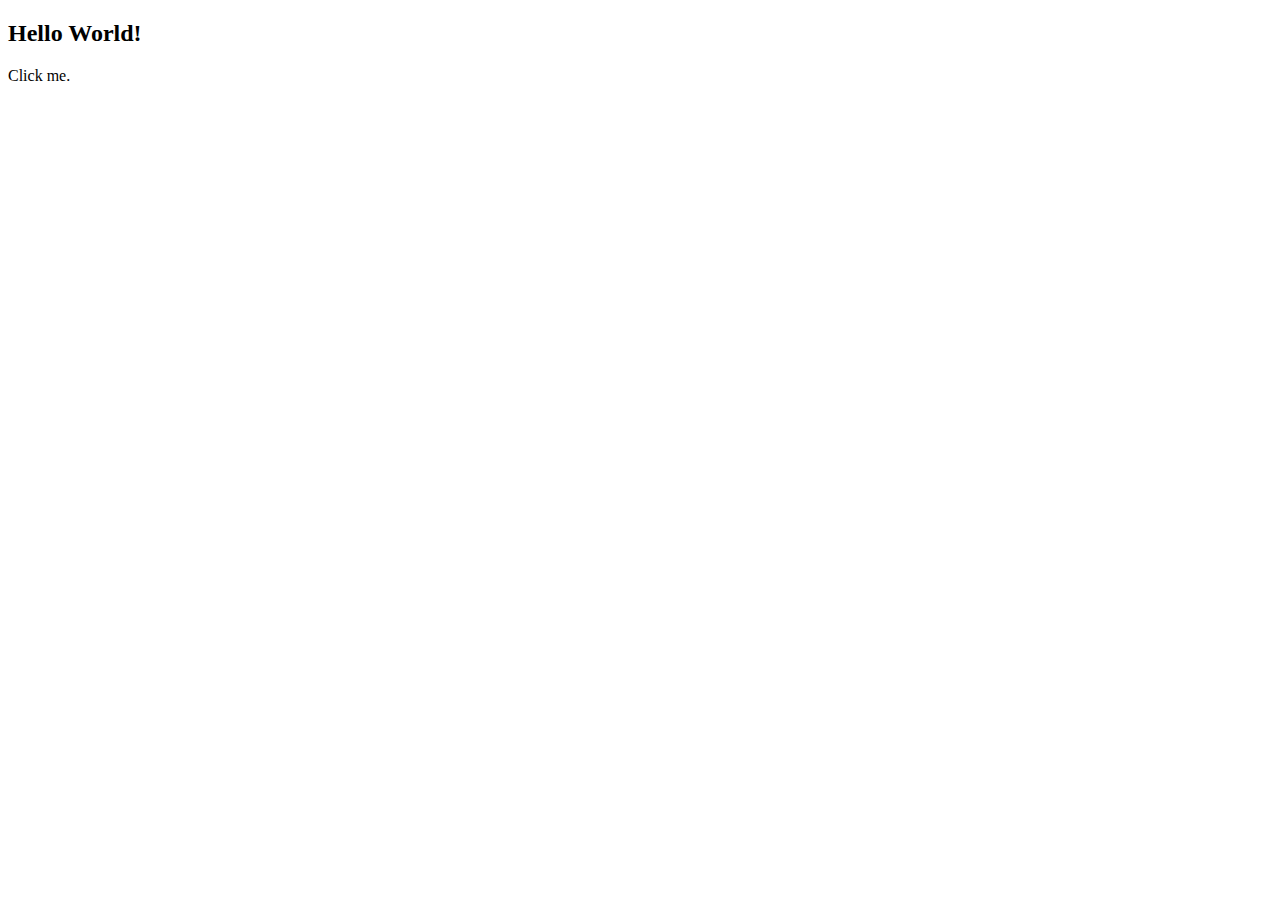
<file: index.html>
<!DOCTYPE html>
<html>
  <head>
<title>Rubric 4</title>
</head>
<body onload="myFunction()">
  
  <script>
  function myFunction() {
    alert("Page is loaded");
  }
  </script>
  
  
  <h2 id="hi">Hello World!</h2>

<script>
document.getElementById("hi").onmouseover = function() {mouseOver()};
document.getElementById("hi").onmouseout = function() {mouseOut()};

function mouseOver() {
  document.getElementById("hi").style.color = "red";
}

function mouseOut() {
  document.getElementById("hi").style.color = "black";
}
</script>
  
  

<p id="demo">Click me.</p>

<script>
  document.getElementById("demo").onclick = function() {newFunction()};
  
  function newFunction() {
    document.getElementById("demo").innerHTML = "YOU CLICKED ME!";
  }
  </script>

</body>
</html>
</file>
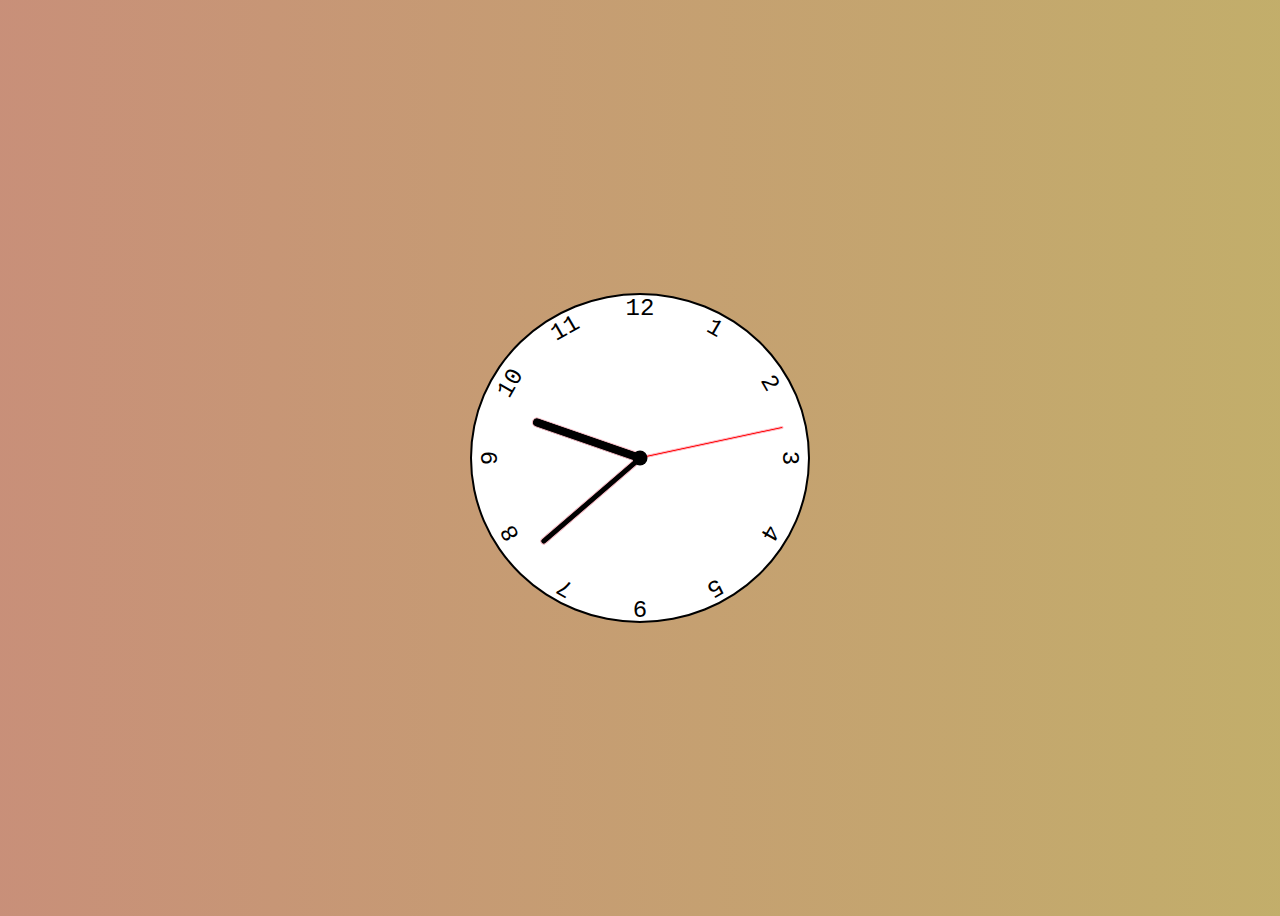
<file: analog/index.html>
<!DOCTYPE html>
<html lang="en">
<head>
<meta charset="UTF-8">
<meta name="viewport" content="width=device=width,
initial-scale=1.0">
<meta http-equiv="X-UA-Compatible" content="ie-edge">

<link href="style.css" rel="stylesheet">
<script defer src="script.js"></script>

<title>Analog Clock</title>
</head>

<body>

<div class="clock">

<div class="hour hand" data-hour-hand></div>
<div class="minute hand" data-minute-hand></div>
<div class="second hand" data-second-hand></div>

<div class="number number1">1</div>
<div class="number number2">2</div>
<div class="number number3">3</div>
<div class="number number4">4</div>
<div class="number number5">5</div>
<div class="number number6">9</div>
<div class="number number7">7</div>
<div class="number number8">8</div>
<div class="number number9">9</div>
<div class="number number10">10</div>
<div class="number number11">11</div>
<div class="number number12">12</div>


</div>
</body>
</html>
</file>
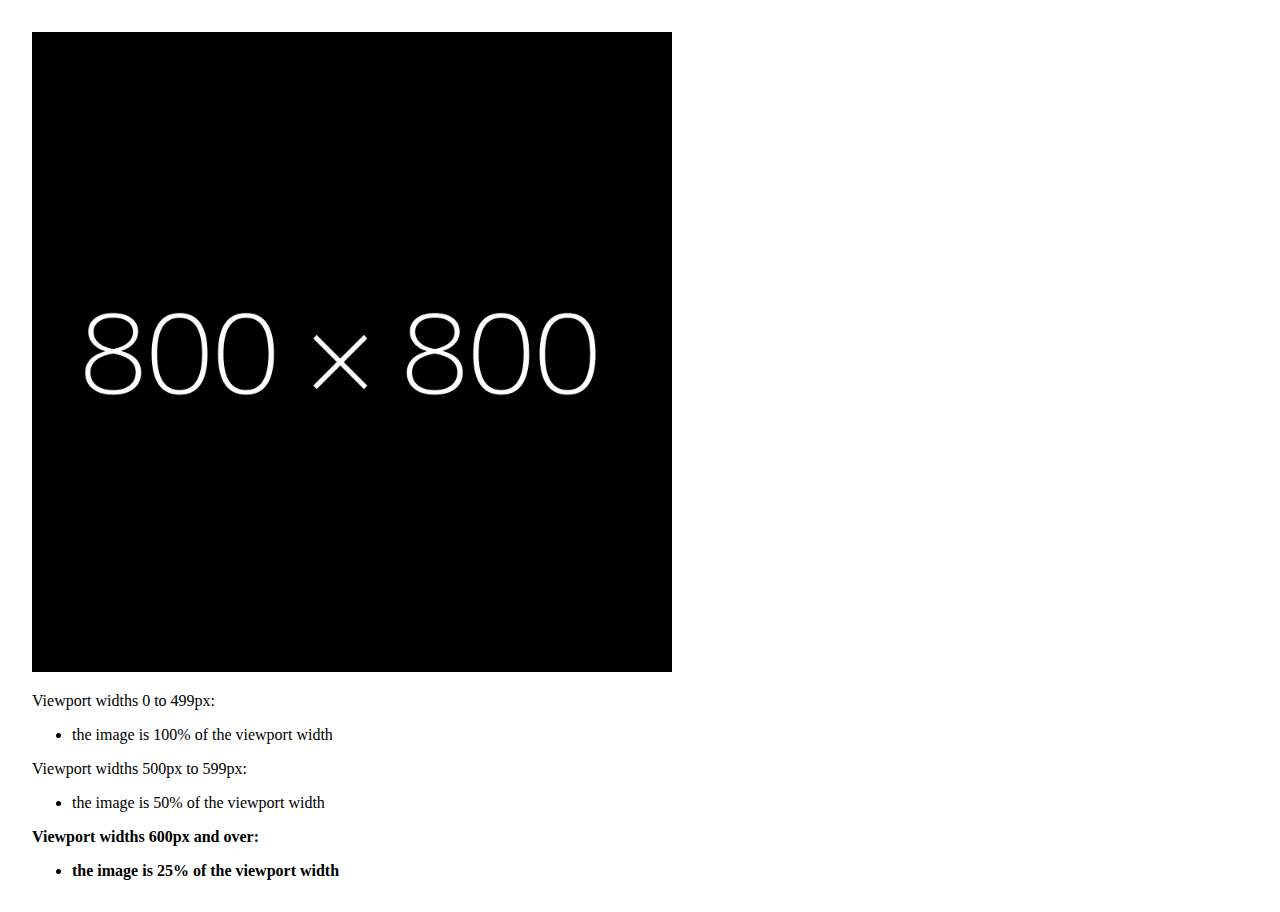
<file: Automated Responsive/index.html>
<!DOCTYPE html>
<html class="mdl-js"><head>
    <meta charset="utf-8">
    <meta http-equiv="X-UA-Compatible" content="IE=edge">
    <meta name="viewport" content="width=device-width, initial-scale=1">
    <style>
      body {
        margin: 2em;
      }
    </style>
    <title>Automated Responsive image markup</title>
    <style type="text/css">
      @media (max-width: 500px) {
        .vp-small {
          font-weight: bold;
        }
      }
      @media (min-width: 500px) and (max-width: 600px) {
        .vp-medium {
          font-weight: bold;
        }
      }
      @media (min-width: 600px) {
        .vp-large {
          font-weight: bold;
        }
      }
    </style>
  </head>
  <body role="main">
    <div class="add_margin">
    </div>

    <img src="400.png" sizes="(min-width: 600px) 25vw, (min-width: 500px) 50vw, 100vw" srcset="100.png 100w, 200.png 200w, 400.png 400w,
                 800.png 800w, 1600.png 1600w, 2000.png 2000w" alt="an example image">
  
    <div class="add_margin">
      <p class="vp-small">Viewport widths 0 to 499px:</p>
      <ul class="vp-small">
        <li>the image is 100% of the viewport width</li>
      </ul>
      <p class="vp-medium">Viewport widths 500px to 599px:</p>
      <ul class="vp-medium">
        <li>the image is 50% of the viewport width</li>
      </ul>
      <p class="vp-large">Viewport widths 600px and over:</p>
      <ul class="vp-large">
        <li>the image is 25% of the viewport width</li>
      </ul>
    </div>
    <script>
    (function(b,o,i,l,e,r){b.GoogleAnalyticsObject=l;b[l]||(b[l]=
    function(){(b[l].q=b[l].q||[]).push(arguments)});b[l].l=+new Date;
    e=o.createElement(i);r=o.getElementsByTagName(i)[0];
    e.src='//www.google-analytics.com/analytics.js';
    r.parentNode.insertBefore(e,r)}(window,document,'script','ga'));
    ga('create','UA-52746336-1');ga('send','pageview');
    var isCompleted = {};
    function sampleCompleted(sampleName){
      if (ga && !isCompleted.hasOwnProperty(sampleName)) {
        ga('send', 'event', 'WebCentralSample', sampleName, 'completed'); 
        isCompleted[sampleName] = true;
      }
    }
  </script>
  
  
  </body>
  </html>
</file>
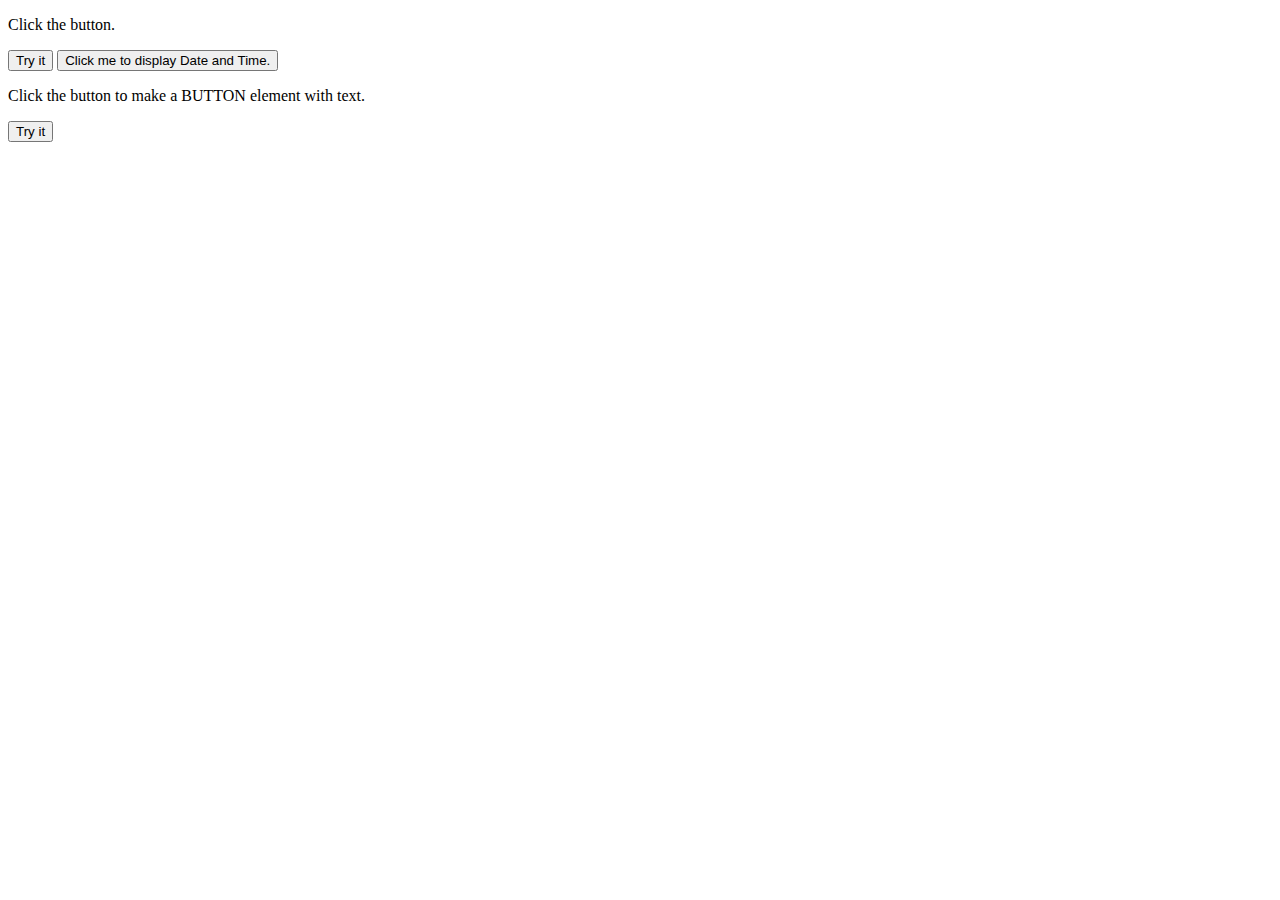
<file: dom 3/index.html>
<!DOCTYPE html>
<html>
<body>

<p>Click the button.</p>

<button onclick="myFunction1()">Try it</button>

<script>
function myFunction1() {
  var t = document.createTextNode("Hello <3");
  document.body.appendChild(t);
}
</script>

<button type="button"
onclick="document.getElementById('demo').innerHTML = Date()">
Click me to display Date and Time.</button>

<p id="demo"></p>


<p>Click the button to make a BUTTON element with text.</p>

<button onclick="myFunction()">Try it</button>

<script>
function myFunction() {
  var btn = document.createElement("BUTTON");
  btn.innerHTML = "CLICK ME";
  document.body.appendChild(btn);
}
</script>


</body>
</html>
</file>
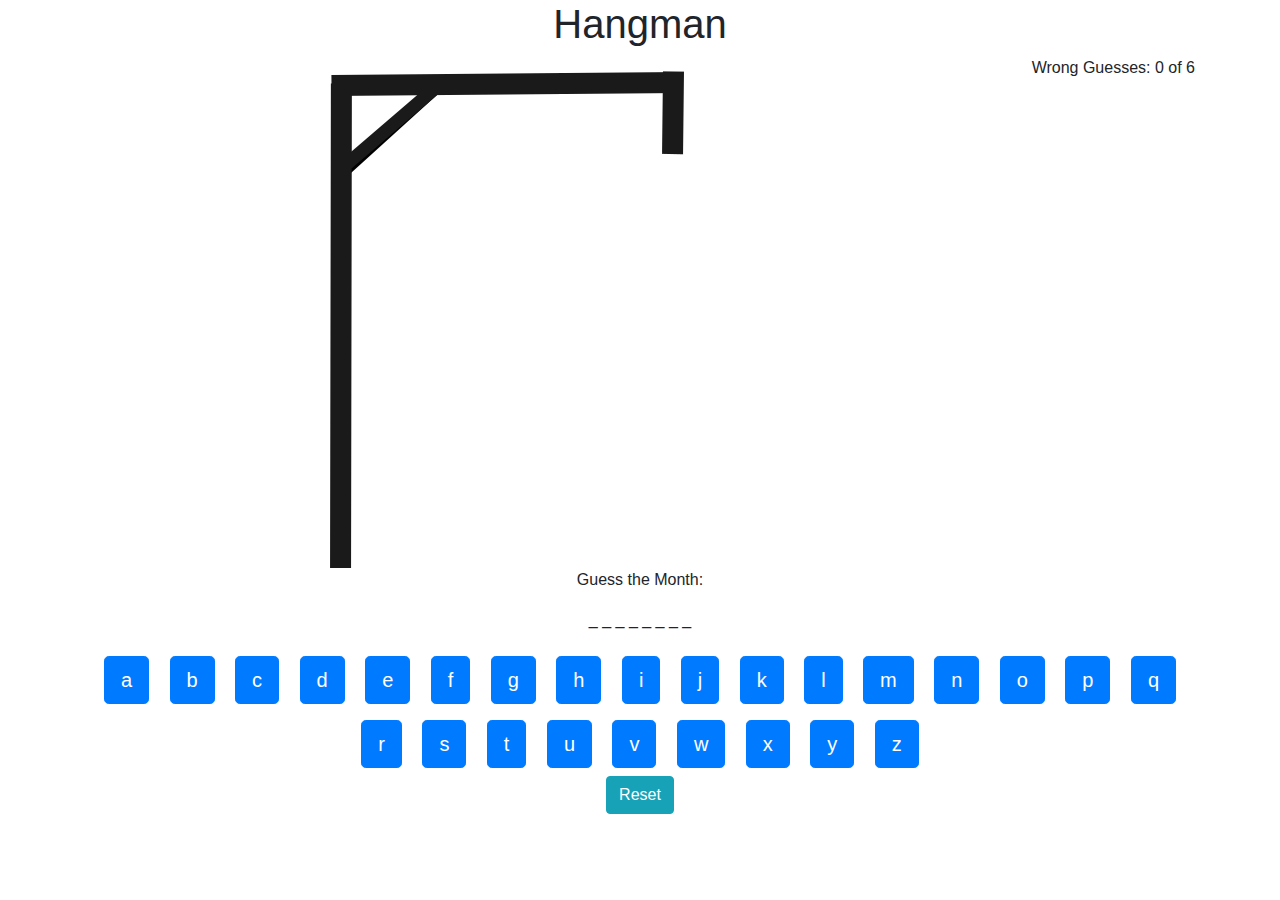
<file: hangman/index.html>
<!DOCTYPE html>
<html lang="en">
<head>
  <meta charset="UTF-8">
  <meta name="viewport" content="width=device-width, initial-scale=1.0">
  <meta http-equiv="X-UA-Compatible" content="ie=edge">

  <!-- Bootstrap 4 CDN -->
  <link rel="stylesheet" href="https://stackpath.bootstrapcdn.com/bootstrap/4.4.1/css/bootstrap.min.css">

  <title>Hangman</title>
</head>
<body>
<div class="container">
  <h1 class="text-center">Hangman</h1>
  <div class="float-right">Wrong Guesses: <span id='mistakes'>0</span> of <span id='maxWrong'></span></div>
  <div class="text-center">
    <img id='hangmanPic' src="./images/0.jpeg" alt="">
    <p>Guess the Month:</p>
    <p id="wordSpotlight">The word to be guessed goes here</p>
    <div id="keyboard"></div>
    <button class="btn btn-info" onClick="reset()">Reset</button>
  </div> 
</div>

<script src='./js/hangman.js'></script>
</body>
</html>
</file>
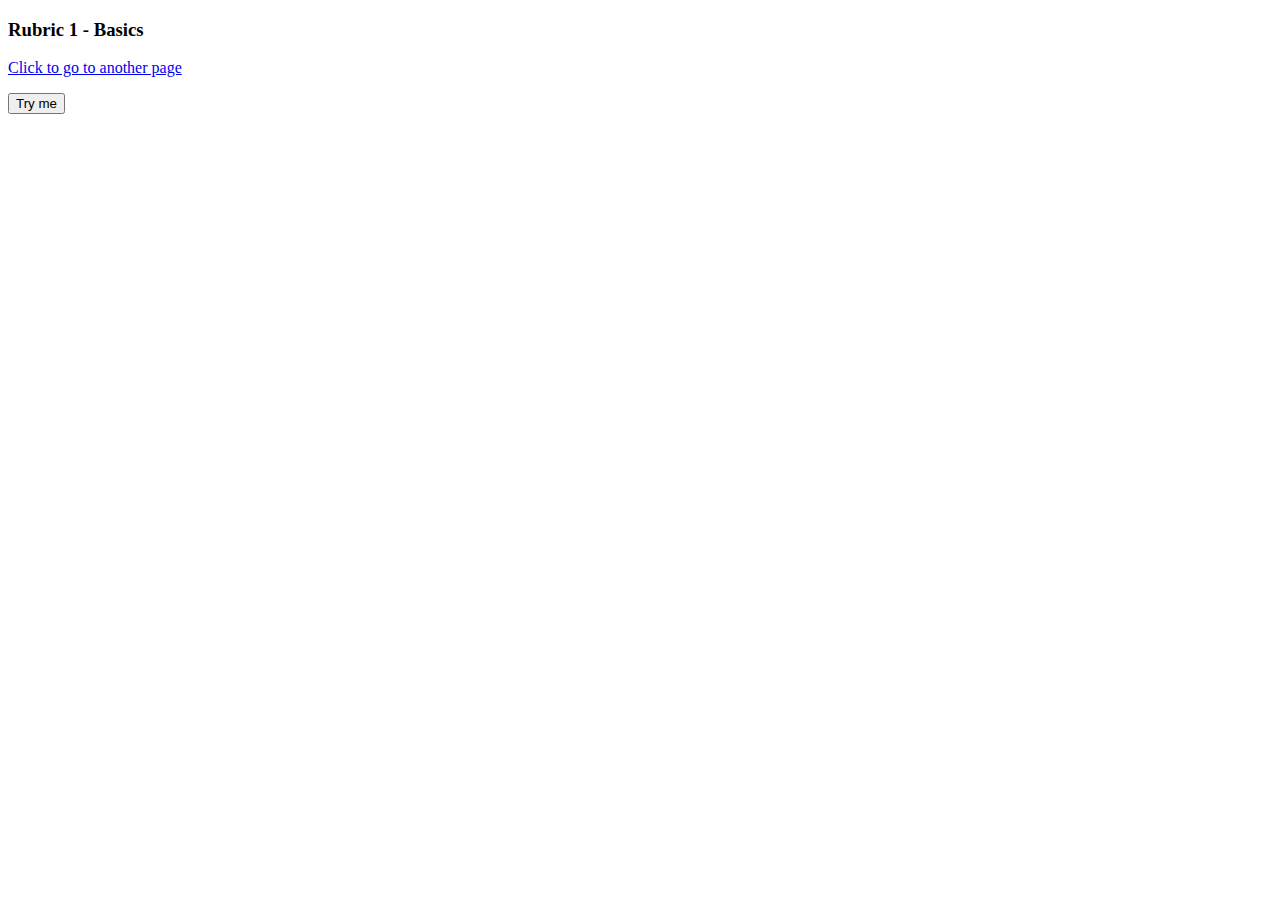
<file: rubric 1/index.html>
<!DOCTYPE html>
<html>
    <head>

    </head>
<body>

<h3>Rubric 1 - Basics</h3>
<a href="link.html"> <p>Click to go to another page</p></a>
<button onclick="myFunction()">Try me</button>

<p id="demo"></p>

<script>
    function myFunction() {
      let text;
      let person = prompt("Please enter your name:");
      if (person == null || person == "") {
        text = "User cancelled the prompt.";
      } else {
        text = "Hello " + person + "! How are you today?";
      }
      document.getElementById("demo").innerHTML = text;
    }
    </script>



</body>
</html>
</file>
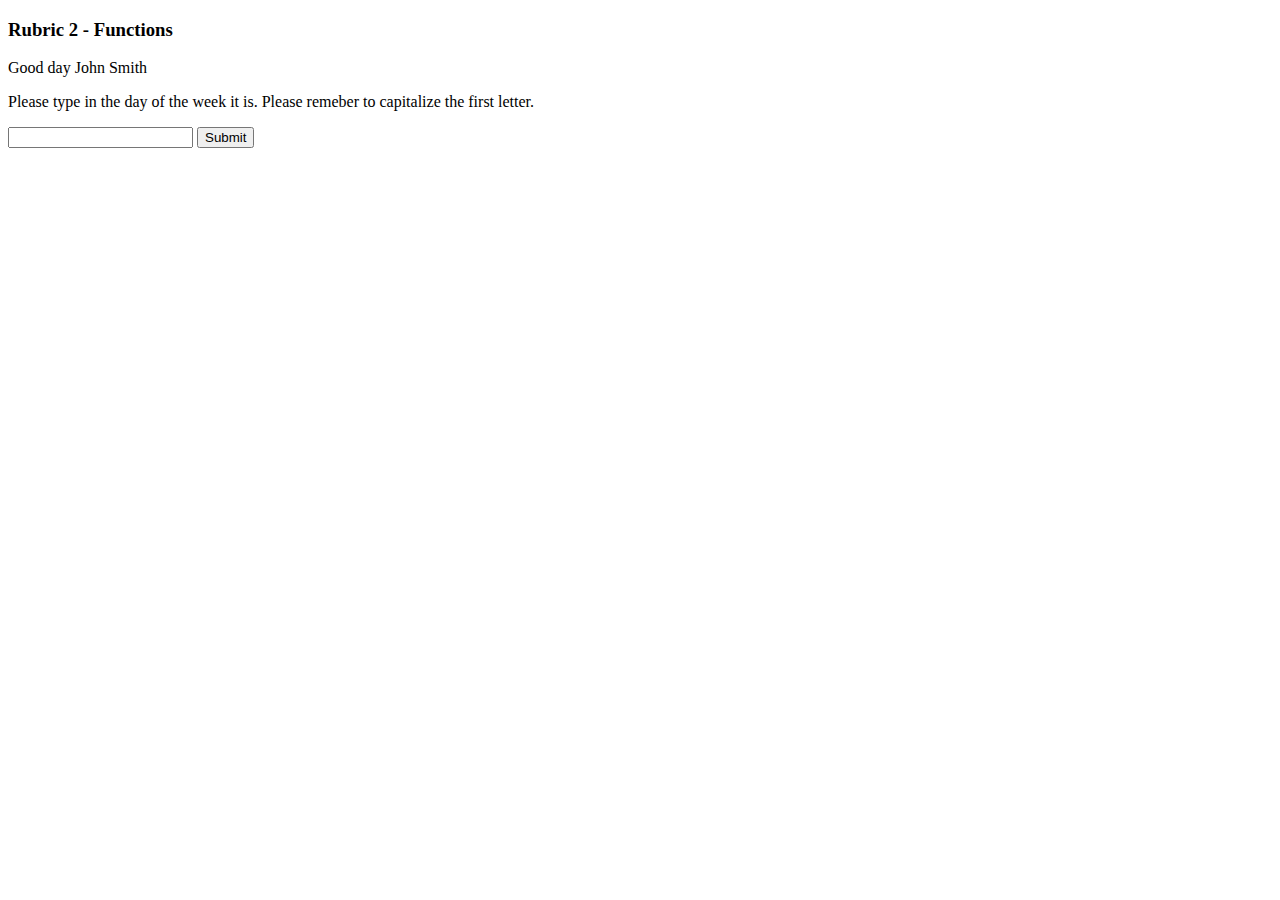
<file: Rubric 2 - Functions/index.html>
<!DOCTYPE html>
<html lang="en">

    <head>
        <meta charset="UTF-8" />
    <meta name="viewport" content="width=device-width, initial-scale=1.0" />
    <title>Rubric 2</title>
    <script src="myscript.js" defer></script>
    <script src="1.js" defer></script>
    </head>
<body>

<h3>Rubric 2 - Functions</h3>

<p id="demo"></p>
<p id="day"></p>

<p>Please type in the day of the week it is. Please remeber to capitalize the first letter.</p>

<input id="myInput" type="text">

<button onclick="myFunction()">Submit</button>

</body>
</html>
</file>
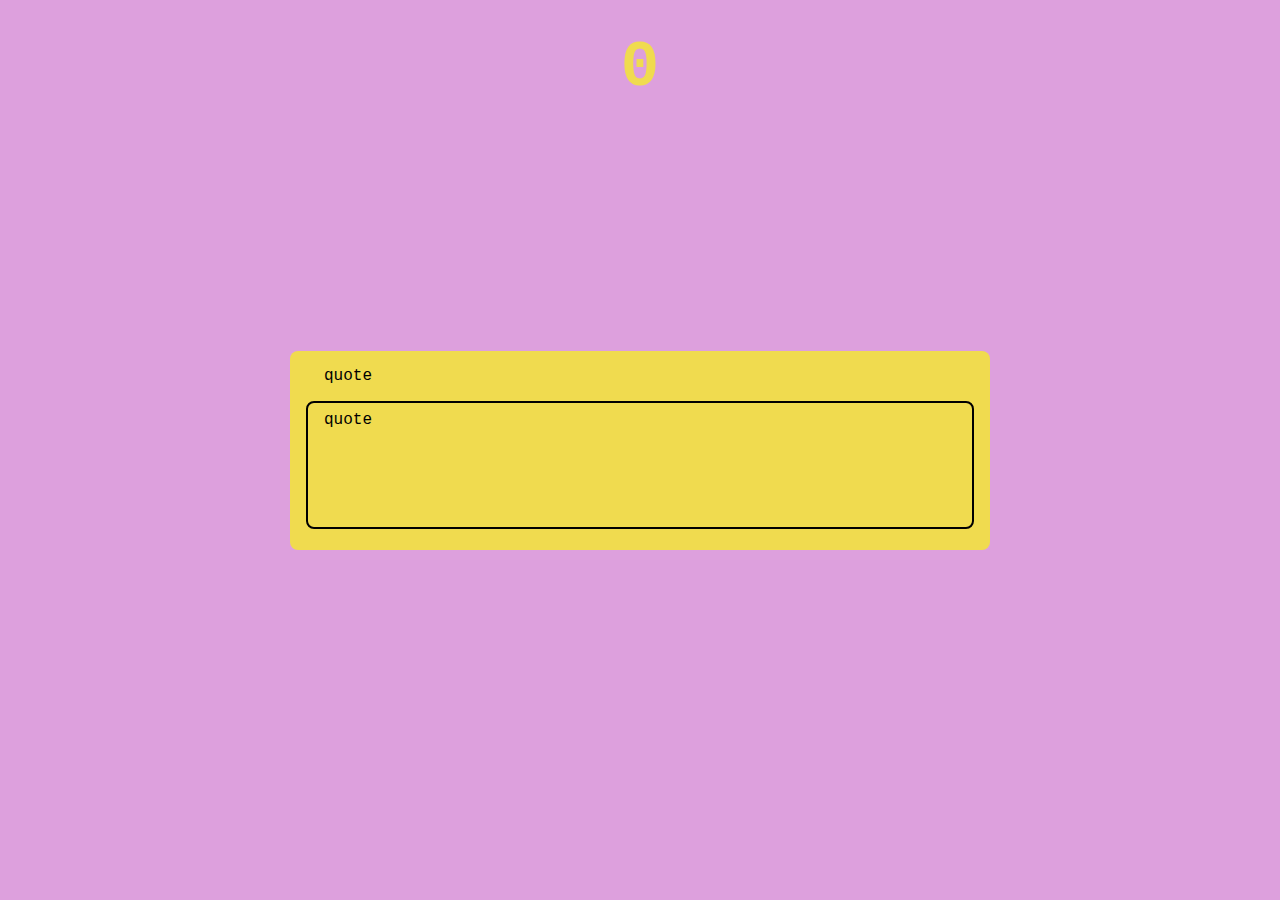
<file: speedtest/index.html>
<!DOCTYPE html>
<html lang="en">
<head>
<meta charset="UTF-8">
<meta name="viewport" content="width=device-width,
initial-scale=1.0">
<meta http-equiv="X-UA-Compatible" content="ie=edge">
<link rel="stylesheet" href="style.css">
<script src="script.js" defer></script>
<title>Speed Typing</title>
</head>
<body>


<div class="timer" id="timer"> 0 </div>
<div class="container">
<div class="quote-display" id="quoteDisplay">quote</div> 
<textarea id="quoteInput" class="quote-input" autofocus>quote</textarea>   
</div>


</body>
</html>
</file>
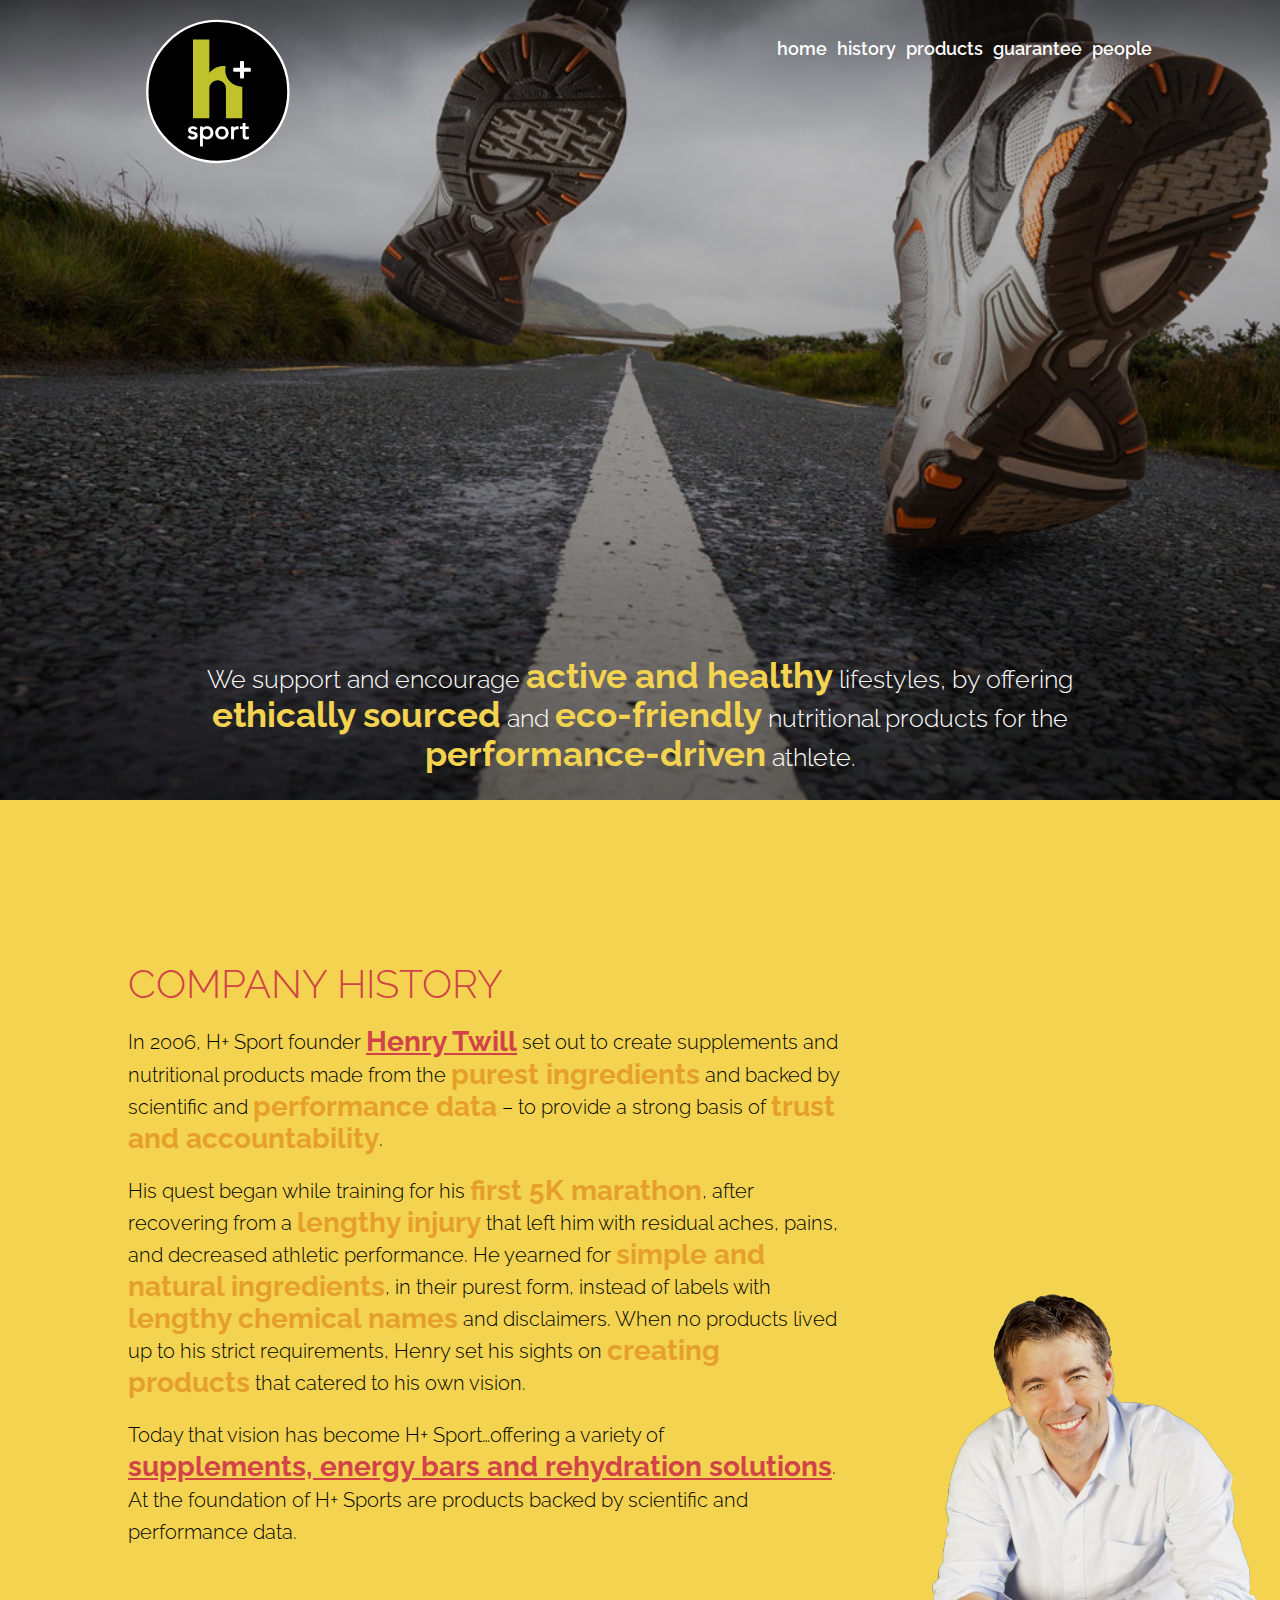
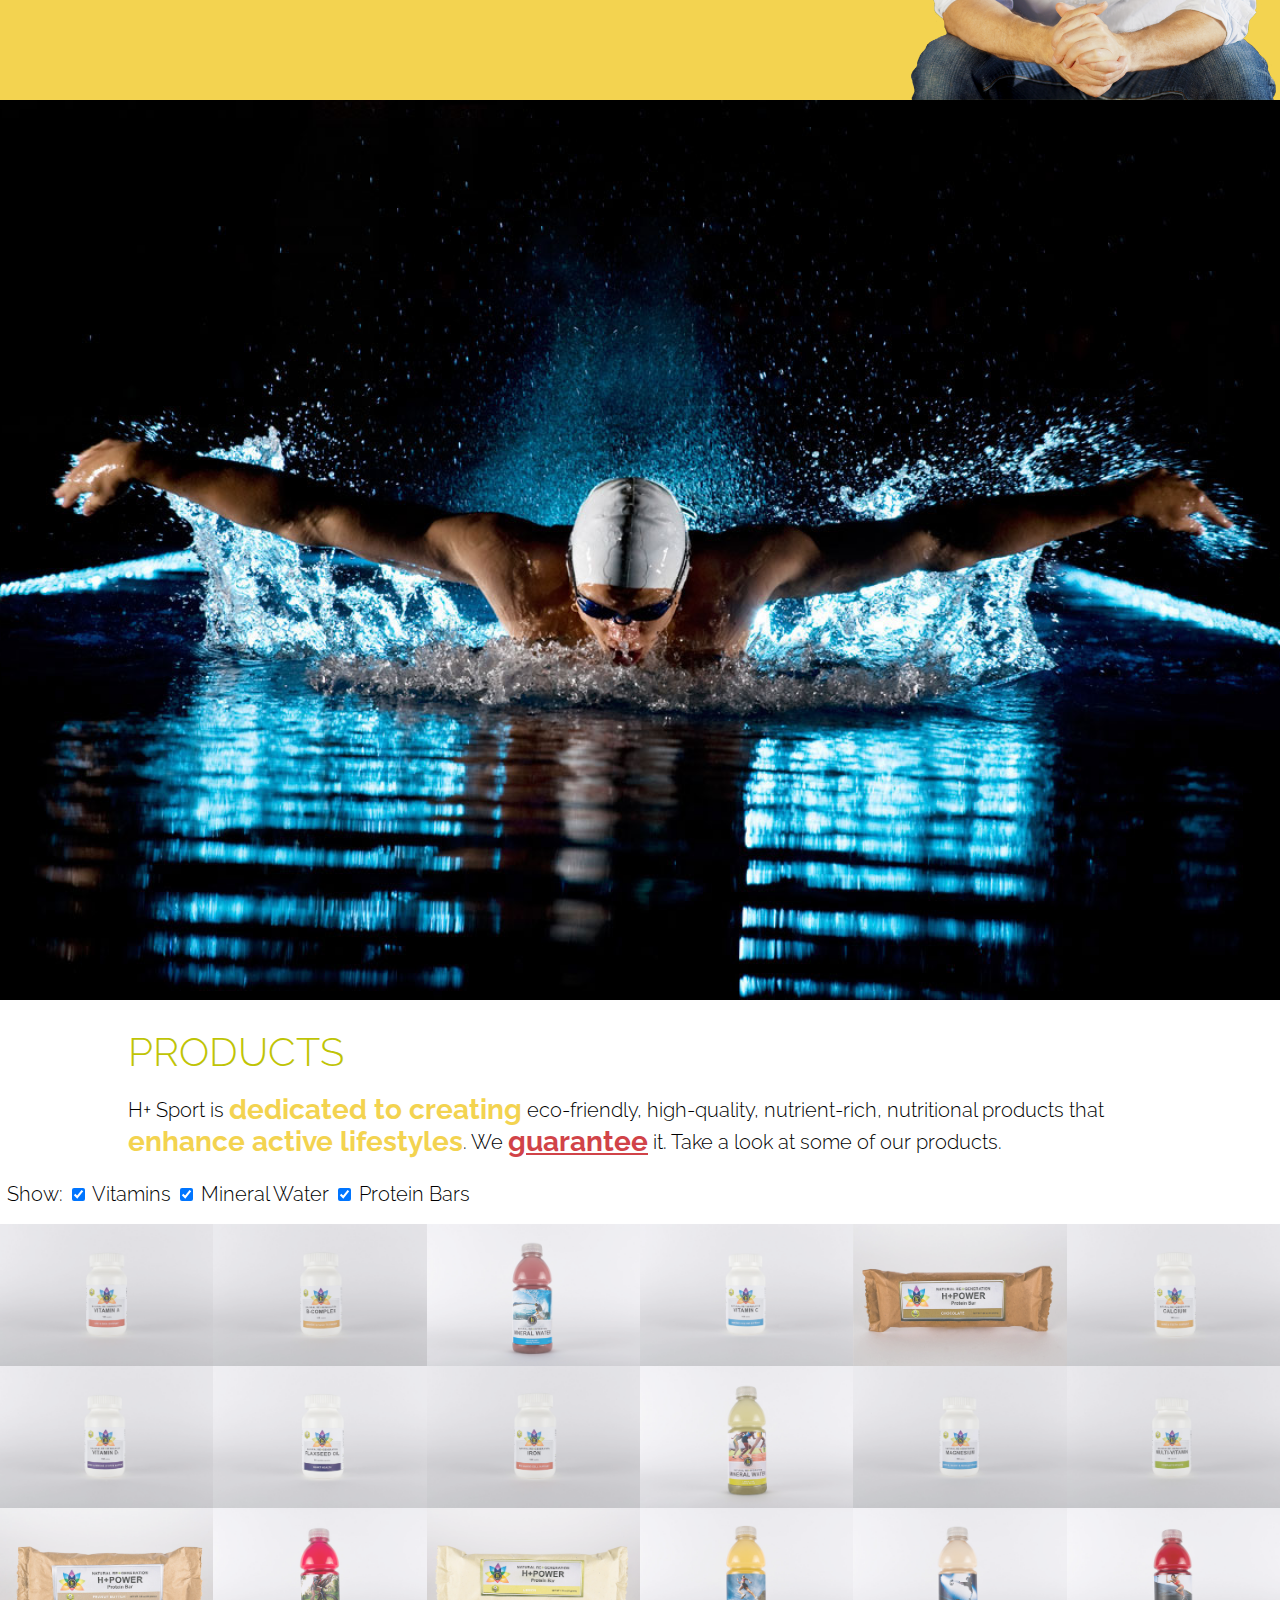
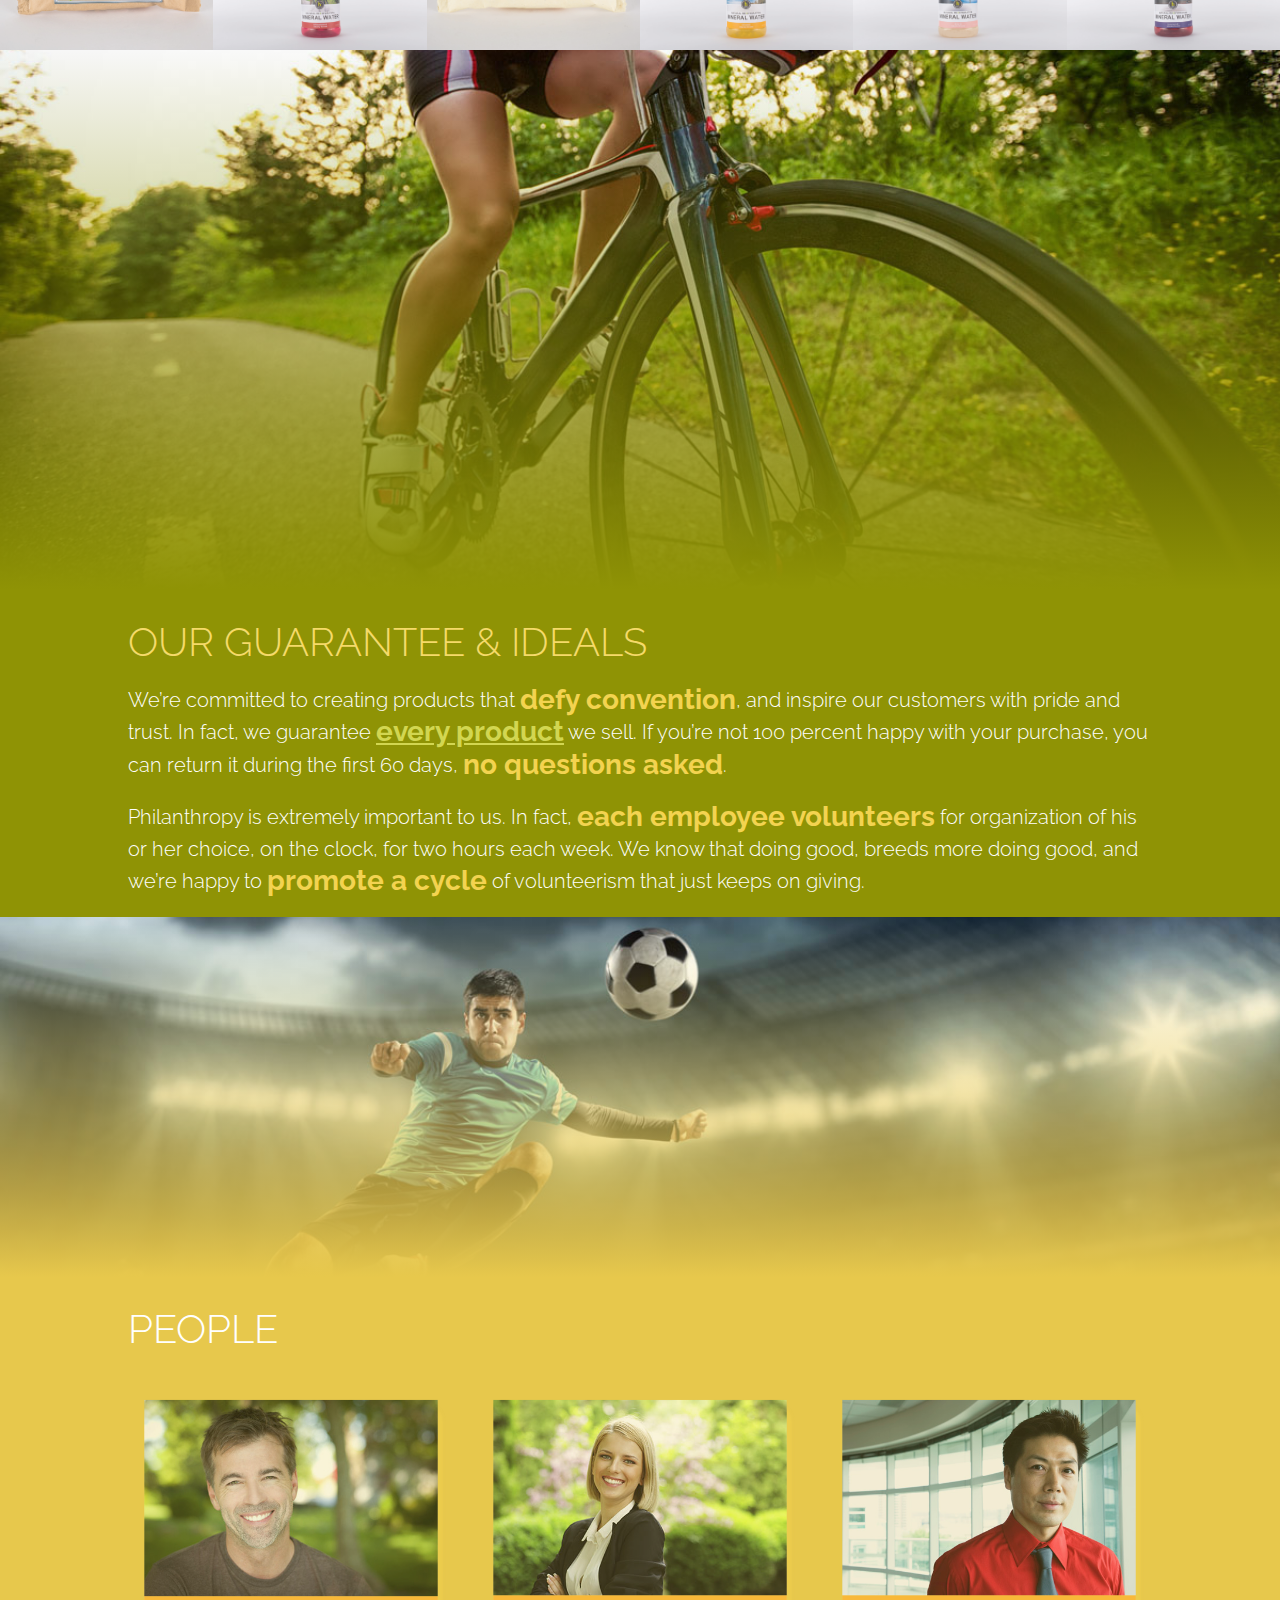
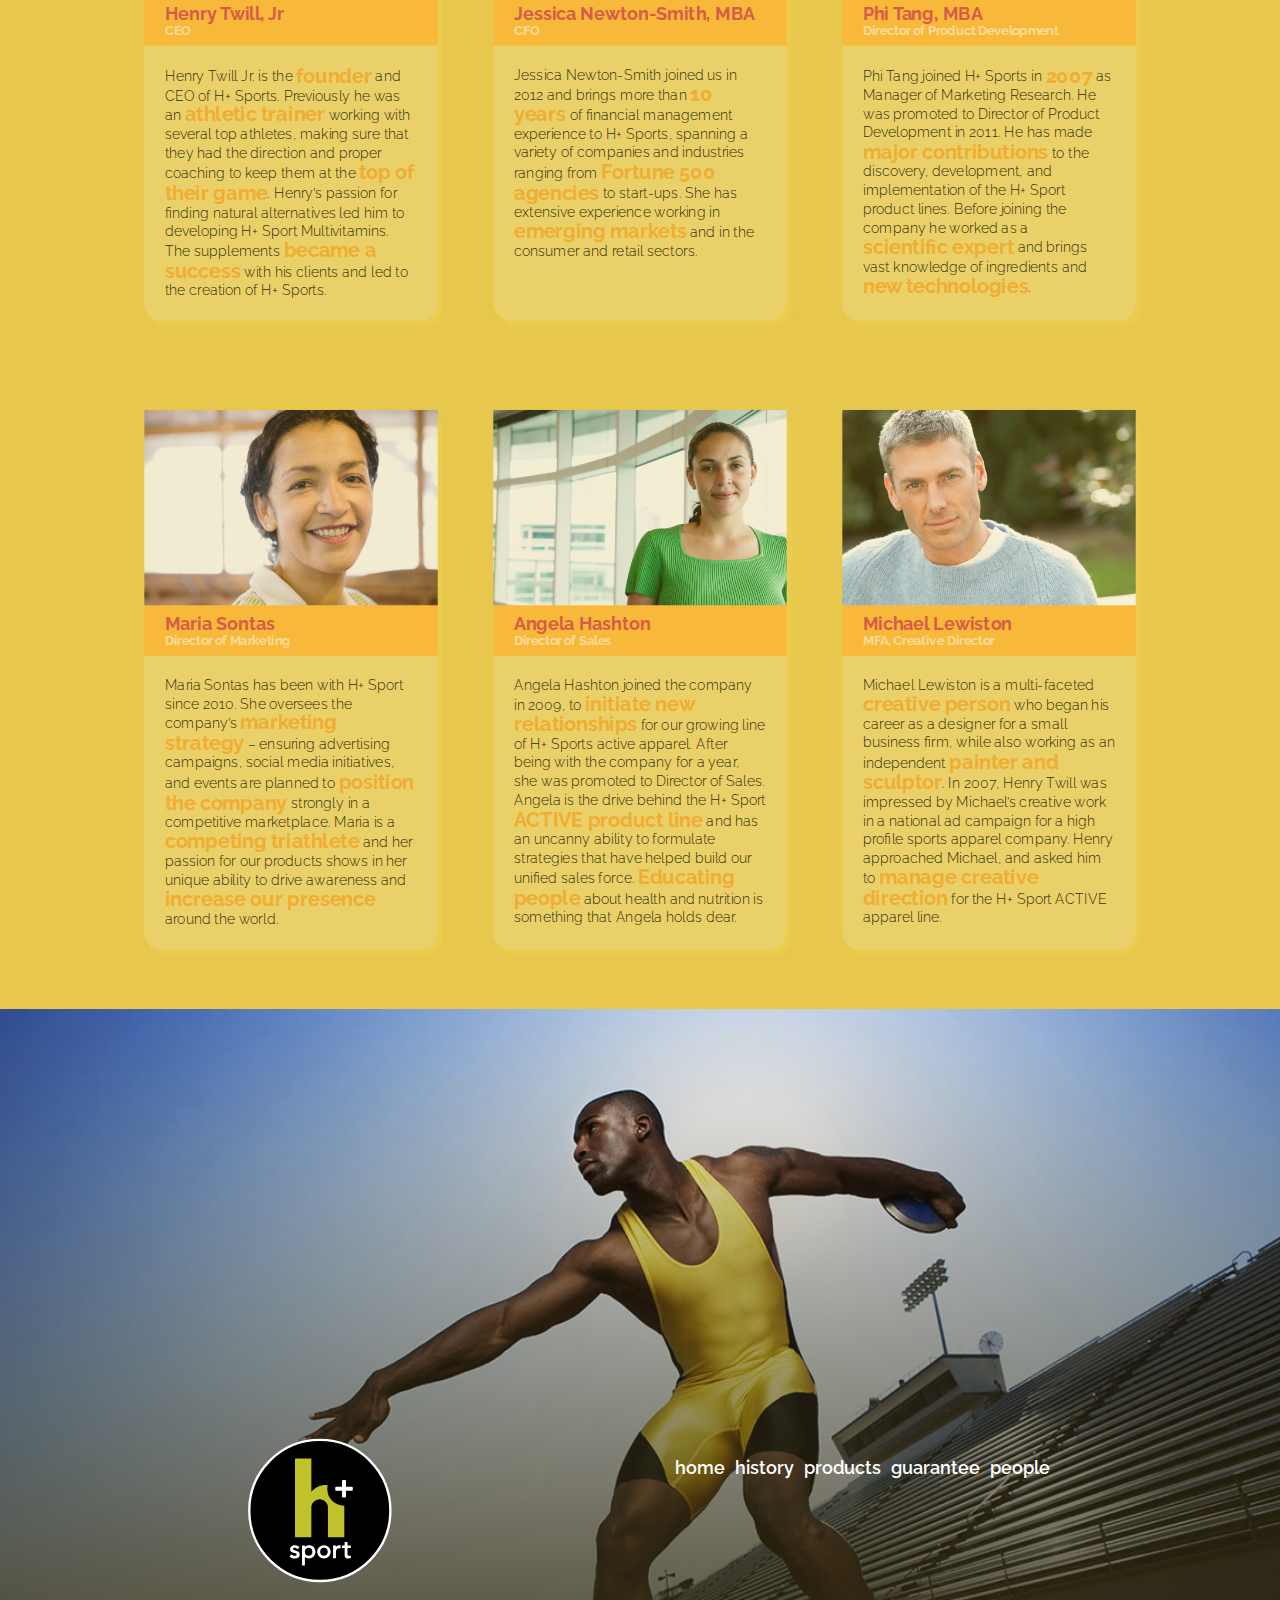
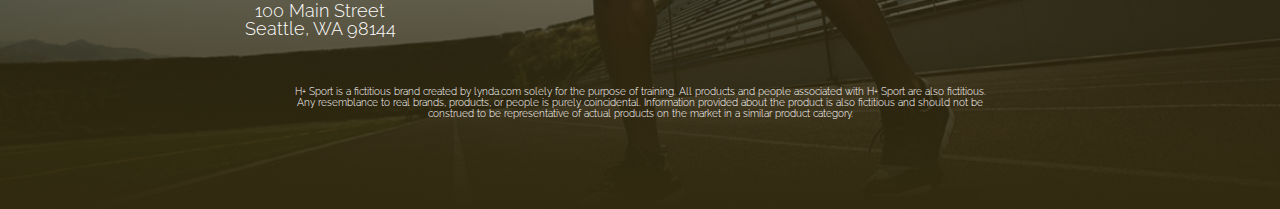
<file: jquery/JQUERY 4/index.html>
<!doctype html>
<html lang="en">

<head>
    <meta charset="UTF-8">
    <title>HPlus Sport</title>
    <link rel="stylesheet" href="css/style.css">
    <meta name="viewport" content="width=device-width, initial-scale=1.0">
    <script src="../jquery-3.0.0.js"></script>
    <script>
        $(function () {
            $("#products h2.product-name[data-type='mineralwater']").css("background-color", "#2982D0");
            $("#products h2.product-name[data-type='vitamin']").css("background-color", "#12500F");
            $("#products h2.product-name[data-type='proteinbar']").css("background-color", "#4E0F50");

            document.querySelector('#cbVitamins').addEventListener('change',function (evt) {
                updateProductView("vitamins", evt.target.checked);
            });
            document.querySelector('#cbMineralWater').addEventListener('change',function (evt) {
                updateProductView("mineralwater", evt.target.checked);
            });
            document.querySelector('#cbProtein').addEventListener('change',function (evt) {
                updateProductView("proteinbar", evt.target.checked);
            });

            $(".product-item").each(function () {
                var prodName = encodeURIComponent($(this).children("h2").text());
                var prodID = encodeURIComponent($(this).data("prod_id"));

                var link = $("<a href='product.html?prodName=" + prodName + "&prodID=" + prodID + "'/>");
                $(this).children("img").wrap(link);
            })
            
        })

        function updateProductView(categoryName, bVisible) {
         

            var dataSelectorVal = "";
            switch (categoryName) {
            case "vitamins":
                dataSelectorVal = "h2[data-type='vitamin']";
                break;
            case "mineralwater":
                dataSelectorVal = "h2[data-type='mineralwater']";
                break;
            case "proteinbar":
                dataSelectorVal = "h2[data-type='proteinbar']";
                break;
            }
           

            $(".product-item").has(dataSelectorVal).css('display', bVisible ? "" : "none");
        }
    </script>
</head>

<body>

    <header id="home" class="header">
        <nav class="nav" role="navigation">
            <div class="container nav-elements">
                <div class="branding">
                    <a href="#home"><img src="images/hpluslogo.svg" alt="Logo - H Plus Sports"></a>
                </div>
               

                <ul class="navbar">
                    <li><a href="#home">home</a></li>
                    <li><a href="#history">history</a></li>
                    <li><a href="#products">products</a></li>
                    <li><a href="#guarantee">guarantee</a></li>
                    <li><a href="#people">people</a></li>
                </ul>
            

            </div>
   

        </nav>
        <div class="container tagline">
            <h1 class="headline">Our Mission</h1>
            <p>We support and encourage <em>active and healthy</em> lifestyles, by offering <em>ethically sourced</em> and <em>eco-friendly</em> nutritional products for the <em>performance-driven</em> athlete.</p>
        </div>
       

    </header>
 


    <section id="history" class="section">
        <div class="container">
            <div class="text-content">
                <h2 class="headline">Company History</h2>
                <p>In 2006, H+ Sport founder <a href="#employees-henrytwill">Henry Twill</a> set out to create supplements and nutritional products made from the <em>purest ingredients</em> and backed by scientific and <em>performance data</em> – to provide a strong basis of <em>trust and accountability</em>.</p>
                <p>His quest began while training for his <em>first 5K marathon</em>, after recovering from a <em>lengthy injury</em> that left him with residual aches, pains, and decreased athletic performance. He yearned for <em>simple and natural ingredients</em>, in their purest form, instead of labels with <em>lengthy chemical names</em> and disclaimers. When no products lived up to his strict requirements, Henry set his sights on <em>creating products</em> that catered to his own vision.</p>
                <p>Today that vision has become H+ Sport…offering a variety of <a href="#products">supplements, energy bars and rehydration solutions</a>. At the foundation of H+ Sports are products backed by scientific and performance data.</p>
            </div>
        </div>
      

    </section>
   


    <section id="products" class="section">
        <header class="imageheader"></header>
        <div class="container">
            <h2 class="headline">Products</h2>
            <p>H+ Sport is <em>dedicated to creating</em> eco-friendly, high-quality, nutrient-rich, nutritional products that <em>enhance active lifestyles</em>. We <a href="#guarantee">guarantee</a> it. Take a look at some of our products.</p>
        </div>
        


        <div id="productControls">
            <form>
                <div>
                    <span>Show: </span>
                    <input id="cbVitamins" type="checkbox" checked="checked" />
                    <label for="cbVitamins">Vitamins </label>
                    <input id="cbMineralWater" type="checkbox" checked="checked" />
                    <label for="cbMineralWater">Mineral Water </label>
                    <input id="cbProtein" type="checkbox" checked="checked" />
                    <label for="cbProtein">Protein Bars </label>
                </div>
            </form>
        </div>



        <ul class="product-list">
            <li class="product-item" data-prod_id="V-A1037">
                <img class="product-image" src="images/products/vitamin-a.jpg" alt="Vitamin A - Product Photo">
                <h2 class="product-name" data-type="vitamin">Vitamin A</h2>
            </li>
            <li class="product-item" data-prod_id="V-BC2178">
                <img class="product-image" src="images/products/vitamin-bcomplex.jpg" alt="B Complex - Product Photo">
                <h2 class="product-name" data-type="vitamin">Vitamin-B Complex</h2>
            </li>
            <li class="product-item" data-prod_id="MW-8812">
                <img class="product-image" src="images/products/mineralwater-blueberry.jpg" alt="Blueberry Mineral Water - Product Photo">
                <h2 class="product-name" data-type="mineralwater">Blueberry Mineral Water</h2>
            </li>
            <li class="product-item" data-prod_id="V-C6614">
                <img class="product-image" src="images/products/vitamin-c.jpg" alt="Vitamin C - Product Photo">
                <h2 class="product-name" data-type="vitamin">Vitamin C</h2>
            </li>
            <li class="product-item" data-prod_id="PB-8154">
                <img class="product-image" src="images/products/proteinbar-chocolate.jpg" alt="Protein Bar Chocolate - Product Photo">
                <h2 class="product-name" data-type="proteinbar">Chocolate Protein Bar</h2>
            </li>
            <li class="product-item" data-prod_id="V-CA4543">
                <img class="product-image" src="images/products/vitamin-calcium.jpg" alt="Vitamin Calcium - Product Photo">
                <h2 class="product-name" data-type="vitamin">Calcium Vitamin</h2>
            </li>
            <li class="product-item" data-prod_id="V-D1825">
                <img class="product-image" src="images/products/vitamin-d.jpg" alt="Vitamin D - Product Photo">
                <h2 class="product-name" data-type="vitamin">Vitamin D</h2>
            </li>
            <li class="product-item" data-prod_id="V-F2225">
                <img class="product-image" src="images/products/vitamin-flaxseed-oil.jpg" alt="Flaxseed Oil - Product Photo">
                <h2 class="product-name" data-type="vitamin">Flaxseed Oil Vitamin</h2>
            </li>
            <li class="product-item" data-prod_id="V-I7456">
                <img class="product-image" src="images/products/vitamin-iron.jpg" alt="Vitamin Iron - Product Photo">
                <h2 class="product-name" data-type="vitamin">Iron Vitamin</h2>
            </li>
            <li class="product-item" data-prod_id="MW-9143">
                <img class="product-image" src="images/products/mineralwater-lemonlime.jpg" alt="Mineral Water Lemon Lime - Product Photo">
                <h2 class="product-name" data-type="mineralwater">Lemon Lime Mineral Water</h2>
            </li>
            <li class="product-item" data-prod_id="V-M0019">
                <img class="product-image" src="images/products/vitamin-magnesium.jpg" alt="Vitamin Magnesium - Product Photo">
                <h2 class="product-name" data-type="vitamin">Magnesium Vitamin</h2>
            </li>
            <li class="product-item" data-prod_id="V-MV7763">
                <img class="product-image" src="images/products/vitamin-multi.jpg" alt="Vitamin Multivitamin - Product Photo">
                <h2 class="product-name" data-type="vitamin">Multi-vitamin</h2>
            </li>
            <li class="product-item" data-prod_id="PB-1234">
                <img class="product-image" src="images/products/proteinbar-peanutbutter.jpg" alt="Vitamin Protein Bar Peanut Butter - Product Photo">
                <h2 class="product-name" data-type="proteinbar">Peanut Butter Protein Bar</h2>
            </li>
            <li class="product-item" data-prod_id="MW-S0987">
                <img class="product-image" src="images/products/mineralwater-strawberry.jpg" alt="Mineral Water Strawberry - Product Photo">
                <h2 class="product-name" data-type="mineralwater">Strawberry Mineral Water</h2>
            </li>
            <li class="product-item" data-prod_id="PB-1919">
                <img class="product-image" src="images/products/proteinbar-lemon.jpg" alt="Protein Bar Lemon - Product Photo">
                <h2 class="product-name" data-type="proteinbar">Lemon Protein Bar</h2>
            </li>
            <li class="product-item" data-prod_id="MW-O1980">
                <img class="product-image" src="images/products/mineralwater-orange.jpg" alt="Mineral Water Orange - Product Photo">
                <h2 class="product-name" data-type="mineralwater">Orange Mineral Water</h2>
            </li>
            <li class="product-item" data-prod_id="MW-P1968">
                <img class="product-image" src="images/products/mineralwater-peach.jpg" alt="Mineral Water Peach - Product Photo">
                <h2 class="product-name" data-type="mineralwater">Peach Mineral Water</h2>
            </li>
            <li class="product-item" data-prod_id="MW-R2003">
                <img class="product-image" src="images/products/mineralwater-raspberry.jpg" alt="Mineral Water Raspberry - Product Photo">
                <h2 class="product-name" data-type="mineralwater">Raspberry Mineral Water</h2>
            </li>
        </ul>
     

    </section>


    <section id="guarantee" class="section">
        <header class="imageheader"></header>
        <div class="container">
            <h2 class="headline">Our Guarantee &amp; Ideals</h2>
            <p>We’re committed to creating products that <em>defy convention</em>, and inspire our customers with pride and trust. In fact, we guarantee <a href="#products">every product</a> we sell. If you’re not 100 percent happy with your purchase, you can return it during the first 60 days, <em>no questions asked</em>.</p>
            <p>Philanthropy is extremely important to us. In fact, <em>each employee volunteers</em> for organization of his or her choice, on the clock, for two hours each week. We know that doing good, breeds more doing good, and we’re happy to <em>promote a cycle</em> of volunteerism that just keeps on giving.</p>
        </div>
    </section>
 
    <section id="people" class="section">
        <header class="imageheader"></header>
        <div class="container">
            <h2 class="headline">People</h2>
            <div class="people-cards">
                <div class="person-card">
                    <img src="images/employees/HenryTwill.jpg" alt="HenryTwill Photo">
                    <div class="card-info">
                        <h3 class="card-name">Henry Twill, Jr</h3>
                        <h4 class="card-title">CEO</h4>
                    </div>
                    <p class="card-text">Henry Twill Jr. is the <em>founder</em> and CEO of H+ Sports. Previously he was an <em>athletic trainer</em> working with several top athletes, making sure that they had the direction and proper coaching to keep them at the <em>top of their game</em>. Henry’s passion for finding natural alternatives led him to developing H+ Sport Multivitamins. The supplements <em>became a success</em> with his clients and led to the creation of H+ Sports.</p>
                </div>
           

                <div class="person-card">
                    <img src="images/employees/JessicaNewton.jpg" alt="JessicaNewton Photo">
                    <div class="card-info">
                        <h3 class="card-name">Jessica Newton-Smith, MBA</h3>
                        <h4 class="card-title">CFO</h4>
                    </div>
                    <p class="card-text">Jessica Newton-Smith joined us in 2012 and brings more than <em>10 years</em> of financial management experience to H+ Sports, spanning a variety of companies and industries ranging from <em> Fortune 500 agencies</em> to start-ups. She has extensive experience working in <em>emerging markets</em> and in the consumer and retail sectors.</p>
                </div>
           

                <div class="person-card">
                    <img src="images/employees/PhiTang.jpg" alt="PhiTang Photo">
                    <div class="card-info">
                        <h3 class="card-name">Phi Tang, MBA</h3>
                        <h4 class="card-title">Director of Product Development</h4>
                    </div>
                    <p class="card-text">Phi Tang joined H+ Sports in <em>2007</em> as Manager of Marketing Research. He was promoted to Director of Product Development in 2011. He has made <em>major contributions</em> to the discovery, development, and implementation of the H+ Sport product lines. Before joining the company he worked as a <em>scientific expert</em> and brings vast knowledge of ingredients and <em>new technologies</em>.</p>
                </div>
          

                <div class="person-card">
                    <img src="images/employees/MariaSontas.jpg" alt="MariaSontas Photo">
                    <div class="card-info">
                        <h3 class="card-name">Maria Sontas</h3>
                        <h4 class="card-title">Director of Marketing</h4>
                    </div>
                    <p class="card-text">Maria Sontas has been with H+ Sport since 2010. She oversees the company’s <em>marketing strategy</em> – ensuring advertising campaigns, social media initiatives, and events are planned to <em>position the company</em> strongly in a competitive marketplace. Maria is a <em>competing triathlete</em> and her passion for our products shows in her unique ability to drive awareness and <em>increase our presence</em> around the world.</p>
                </div>
          

                <div class="person-card">
                    <img src="images/employees/AngelaHaston.jpg" alt="AngelaHaston Photo">
                    <div class="card-info">
                        <h3 class="card-name">Angela Hashton</h3>
                        <h4 class="card-title">Director of Sales</h4>
                    </div>
                    <p class="card-text">Angela Hashton joined the company in 2009, to <em>initiate new relationships</em> for our growing line of H+ Sports active apparel. After being with the company for a year, she was promoted to Director of Sales. Angela is the drive behind the H+ Sport <em>ACTIVE product line</em> and has an uncanny ability to formulate strategies that have helped build our unified sales force. <em>Educating people</em> about health and nutrition is something that Angela holds dear.</p>
                </div>
               

                <div class="person-card">
                    <img src="images/employees/MichaelLewiston.jpg" alt="MichaelLewiston Photo">
                    <div class="card-info">
                        <h3 class="card-name">Michael Lewiston</h3>
                        <h4 class="card-title">MFA, Creative Director</h4>
                    </div>
                    <p class="card-text">Michael Lewiston is a multi-faceted <em>creative person</em> who began his career as a designer for a small business firm, while also working as an independent <em>painter and sculptor</em>. In 2007, Henry Twill was impressed by Michael’s creative work in a national ad campaign for a high profile sports apparel company. Henry approached Michael, and asked him to <em>manage creative direction</em> for the H+ Sport ACTIVE apparel line.</p>
                </div>
               

            </div>
           

    </section>



    <footer class="footer">
        <header class="imageheader"></header>
        <div class="container">
            <nav class="nav" role="navigation">
                <div class="container nav-elements">
                    <div class="branding">
                        <a href="#home"><img src="images/hpluslogo.svg" alt="Logo - H Plus Sports"></a>
                        <p class="address">100 Main Street
                            <br> Seattle, WA 98144
                        </p>
                    </div>
                    <ul class="navbar">
                        <li><a href="#home">home</a></li>
                        <li><a href="#history">history</a></li>
                        <li><a href="#products">products</a></li>
                        <li><a href="#guarantee">guarantee</a></li>
                        <li><a href="#people">people</a></li>
                    </ul>
                </div>
            </nav>
            <p class="legal">H+ Sport is a fictitious brand created by lynda.com solely for the purpose of training. All products and people associated with H+ Sport are also fictitious. Any resemblance to real brands, products, or people is purely coincidental. Information provided about the product is also fictitious and should not be construed to be representative of actual products on the market in a similar product category.</p>
        </div>
      

    </footer>
  
    

</body>

</html>
</file>
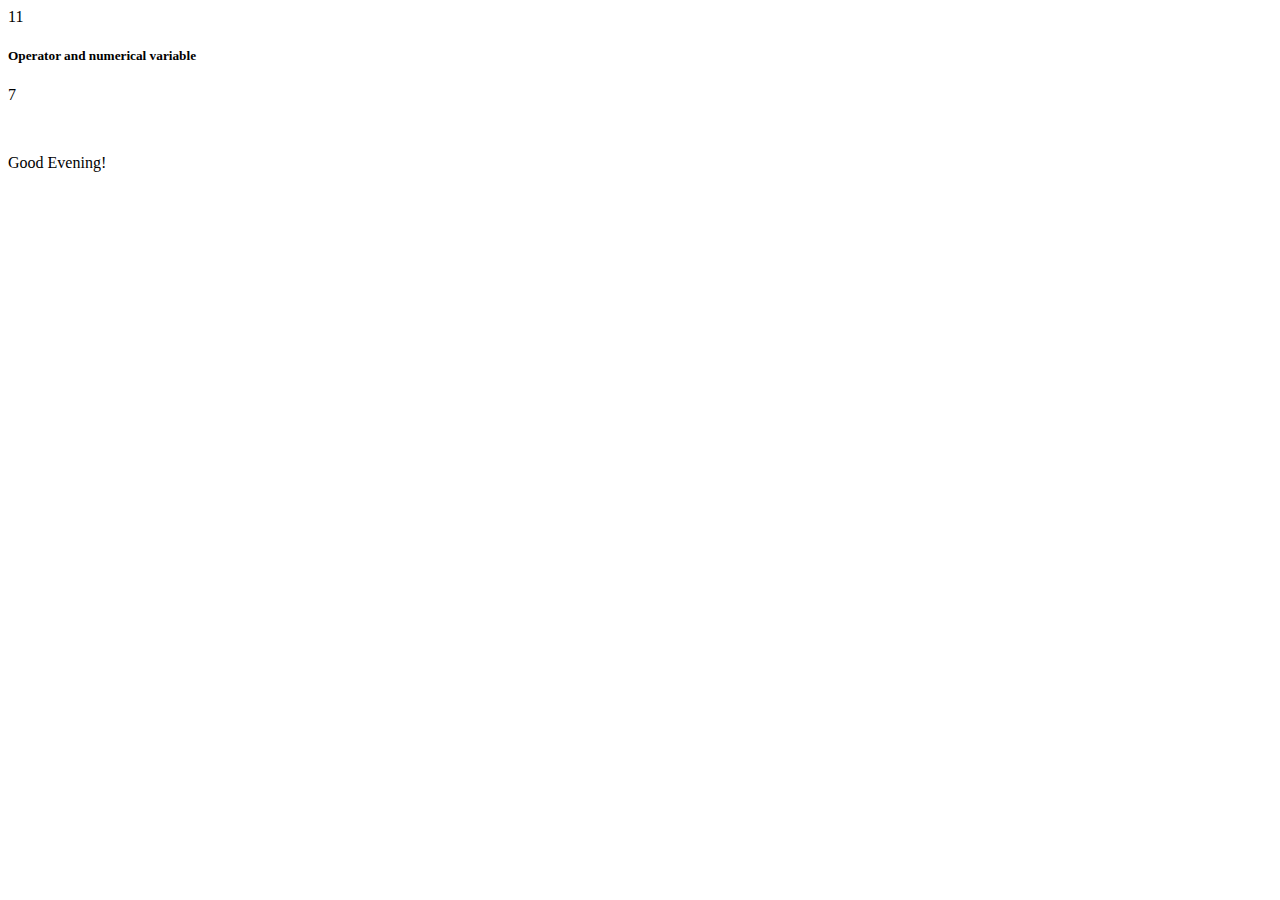
<file: rubric 1/link.html>
<!DOCTYPE html>
<html>
    <head>
        <script>
            document.write(5 + 6);
            </script>
            <script src="script.js" defer></script>
    </head>
<body>
    <h5>Operator and numerical variable</h5>
    <p id="numerical"></p>
<br>
<script>
let x = 5;
let y = 2;
let z = x + y;
document.getElementById("numerical").innerHTML = z;
</script>

<p id="demo">Good Evening!</p>

<script>
if (new Date().getHours() < 18) {
  document.getElementById("demo").innerHTML = "Good day!";
}
</script>
</body>
</html>
</file>
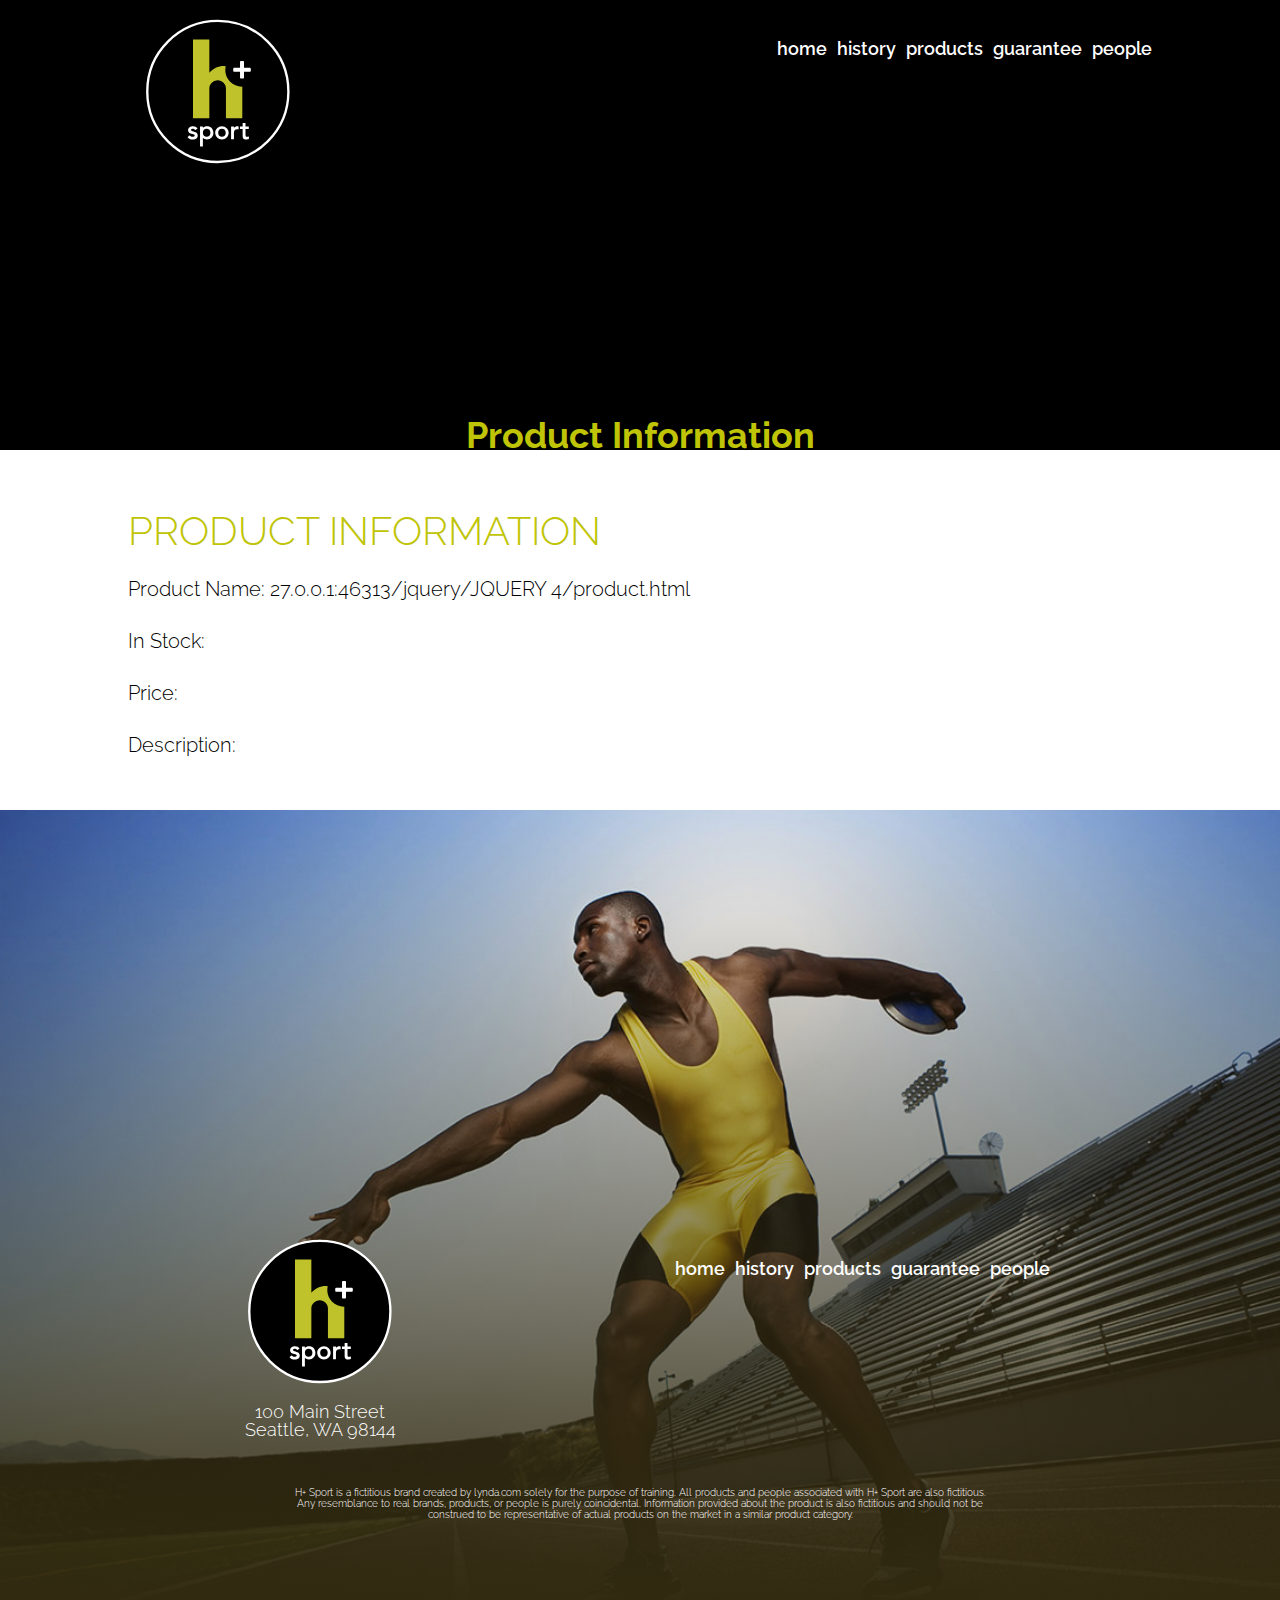
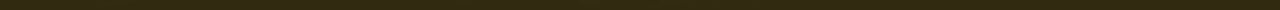
<file: jquery/JQUERY 4/product.html>
<!doctype html>
<html lang="en">
<head>
    <meta charset="UTF-8">
    <title>HPlus Sport</title>
    <link rel="stylesheet" href="css/style.css">
    <meta name="viewport" content="width=device-width, initial-scale=1.0">
    <script src="../jquery-3.0.0.js"></script>
    <script>
        $(function() {
            
         var paramLoc = window.location.href.indexOf("?");
         
         var paramStr = window.location.href.slice(paramLoc+1);
        
         var prodName = "";
        
         var prodID = "";
       
        var i = paramStr.indexOf("prodName=")+9;
        for (var j = i; j < paramStr.length; j++) {
                if (paramStr.charAt(j) == "&")
                    break;
             
                    prodName += paramStr.charAt(j);
            }
            var i = paramStr.indexOf("prodID=")+7;
            for (var j = i; j < paramStr.length; j++) {
                if (paramStr.charAt(j) == "&")
                    break;
               
                    prodID += paramStr.charAt(j);
            }
          
            prodName = decodeURIComponent(prodName);
            prodID = decodeURIComponent(prodID);
            
           



            $("#productName").text(prodName);
            
            $.getJSON("product-data.json")
                .done(function(prodData) {
                    
                   
                   
                    prodData.products.forEach(function(elem) {
                        if (elem.prod_id == prodID) {
                            $("#productStock").text(elem.in_stock);
                            $("#productPrice").text(elem.retail_price);
                            $("#productDesc").text(elem.description);
                        }
                    });
                });
        })
    </script>



</head>
<body>
    <header id="home" class="prod_header">
        <nav class="nav" role="navigation">
            <div class="container nav-elements">
                <div class="branding">
                    <a href="#home"><img src="images/hpluslogo.svg" alt="Logo - H Plus Sports"></a>
                </div>
              



                <ul class="navbar">
                    <li><a href="#home">home</a></li>
                    <li><a href="#history">history</a></li>
                    <li><a href="#products">products</a></li>
                    <li><a href="#guarantee">guarantee</a></li>
                    <li><a href="#people">people</a></li>
                </ul>
               
            </div>


         
        </nav>
        <div class="container tagline">
            <h1 class="headline">Product Information</h1>
        </div>
      
    </header>
  

    <section class="section">
        <div class="container">
            <div class="text-content">
                <h2 class="headline">Product Information</h2>
               
               
               
                <div>
                    <p>Product Name: <span id="productName"></span></p>
                    <p>In Stock: <span id="productStock"></span></p>
                    <p>Price: <span id="productPrice"></span></p>
                    <p>Description: <span id="productDesc"></span></p>
                </div>
            </div>
        </div>
      
    </section>
   

    <footer class="footer">
        <header class="imageheader"></header>
        <div class="container">
            <nav class="nav" role="navigation">
                <div class="container nav-elements">
                    <div class="branding">
                        <a href="#home"><img src="images/hpluslogo.svg" alt="Logo - H Plus Sports"></a>
                        <p class="address">100 Main Street
                            <br> Seattle, WA 98144
                        </p>
                    </div>



                    <ul class="navbar">
                        <li><a href="#home">home</a></li>
                        <li><a href="#history">history</a></li>
                        <li><a href="#products">products</a></li>
                        <li><a href="#guarantee">guarantee</a></li>
                        <li><a href="#people">people</a></li>
                    </ul>



                </div>
            </nav>
            <p class="legal">H+ Sport is a fictitious brand created by lynda.com solely for the purpose of training. All products and people associated with H+ Sport are also fictitious. Any resemblance to real brands, products, or people is purely coincidental. Information provided about the product is also fictitious and should not be construed to be representative of actual products on the market in a similar product category.</p>
        </div>
      
    </footer>
   
</body>
</html>
</file>
<file: analog/style.css>
*,*::after, *::before {
box-sizing: border-box;
font-family: 'Courier New', Courier, monospace;

}

body{
    background: linear-gradient(to right, hsl(17, 42%, 63%), 
    hsl(46, 42%, 59%));
    display: flex;
    justify-content: center;
    align-items: center;
    min-height: 100vh;
    overflow: hidden;
}

.clock {
    width: 340px;
    height: 330px;
    background-color: white;
    border-radius: 50%;
    border: 2px solid black;
    position: relative;
}

.clock .number {
    --rotation: 0;
    position: absolute;
    width: 100%;
    height: 100%;
    text-align: center;
    transform: rotate(var(--rotation));
    font-size: 1.5rem;

} 

.clock .number1 { --rotation: 30deg; }
.clock .number2 { --rotation: 60deg; }
.clock .number3 { --rotation: 90deg; }
.clock .number4 { --rotation: 120deg; }
.clock .number5 { --rotation: 150deg; }
.clock .number6 { --rotation: 180deg; }
.clock .number7 { --rotation: 210deg; }
.clock .number8 { --rotation: 240deg; }
.clock .number9 { --rotation: 270deg; }
.clock .number10 { --rotation: 300deg; }
.clock .number11 { --rotation: 330deg; }

.clock .hand {
    --rotation: 0;
    position: absolute;
    bottom: 50%;
    left: 50%;
    background-color: black;
    border: 1px solid pink;
    border-top-left-radius: 10px;
    border-top-right-radius: 10px;
    transform-origin: bottom;
    z-index: 10;
    transform: translateX(-50%) rotate(calc(var(--rotation) * 1deg));
}


.clock::after {
    content: '';
    position: absolute;
    background-color: black;
    z-index: 11;
    width: 15px;
    height: 15px;
    top: 50%;
    left: 50%;
    transform: translate(-50%, -50%);
border-radius: 50%;
}


.clock .hand.second {
    width: 3px;
    height: 45%;
    background-color: red;
}

.clock .hand.minute {
    width: 7px;
    height: 40%;
    background-color: black;
}

.clock .hand.hour {
    width: 10px;
    height: 35%;
    background-color: black;
}
</file>
<file: speedtest/style.css>
* {
box-sizing: border-box;    
}

body {
    display: flex;
    justify-content: center;
    align-items: center;
    min-height: 100vh;
    margin: 0;
    background-color: plum;
}

body, .quote-input{
    font-family: 'Courier New', Courier, monospace;
}

.container{
    background-color: #F0DB4F;
    padding: 1rem;
    border-radius: .5rem;
    width: 700px;
    max-width: 90%;
}

.timer{
    position: absolute;
    top: 2rem;
    font-size: 4rem;
    color: #F0DB4F;
    font-weight: bold;
}

.quote-display{
    margin-bottom: 1rem;
    margin-left: calc(1rem + 2px);
    margin-right: calc(1rem + 2px);
}

.quote-input{
    background-color: transparent;
    border: 2px solid #A1922E;
    outline: none;
    width: 100%;
    height: 8rem;
    margin: auto;
    resize: none;
    padding: .5rem 1rem;
    font-size: 1rem;
    border-radius: .5rem;
}

.quote-input:focus{
    border-color: black;
}

.correct {
    color: green;
}

.incorrect {
    color: red;
    text-decoration: underline;
}
</file>
<file: jquery/JQUERY 4/css/style.css>
@import url(https://fonts.googleapis.com/css?family=Raleway:300,600,700);
html {
    font-size: 62.5%;
    box-sizing: border-box
}

*, :after, :before {
    box-sizing: inherit
}

body {
    margin: 0;
    padding: 0;
    color: #000;
    background-color: #fff;
    font-family: Raleway, Helvetica, Arial, sans-serif;
    font-size: 1.8rem;
    line-height: 160%;
    font-weight: 300
}

.container {
    width: 80%;
    max-width: 1200px;
    margin: 0 auto
}

h1,h2,h3,h4,h5,h6 {
    margin: 0;
    padding: 0;
    font-family: Raleway, Helvetica, Arial, sans-serif;
    color: #bfc406
}

img {
    display: block;
    max-width: 100%
}

a {
    font-weight: 700;
    color: #d14348
}

a:focus, a:hover {
    text-decoration: none
}

em {
    font-weight: 700;
    font-size: 140%;
    color: #f3d350;
    font-style: normal
}

.header {
    background: -webkit-linear-gradient(top, rgba(0, 0, 0, .2), rgba(0, 0, 0, .5)), url(../images/backgrounds/running.jpg);
    background: linear-gradient(180deg, rgba(0, 0, 0, .2), rgba(0, 0, 0, .5)), url(../images/backgrounds/running.jpg);
    background-repeat: no-repeat;
    background-position: center center;
    background-size: cover;
    height: 100vh;
    max-height: 500px;
    display: -webkit-box;
    display: -webkit-flex;
    display: -ms-flexbox;
    display: flex;
    -webkit-box-orient: vertical;
    -webkit-box-direction: normal;
    -webkit-flex-direction: column;
    -ms-flex-direction: column;
    flex-direction: column;
    -webkit-box-pack: justify;
    -webkit-justify-content: space-between;
    -ms-flex-pack: justify;
    justify-content: space-between;
    text-align: center
}

.prod_header {
	background-color: black;
    height: 50vh;
    max-height: 500px;
    display: -webkit-box;
    display: -webkit-flex;
    display: -ms-flexbox;
    display: flex;
    -webkit-box-orient: vertical;
    -webkit-box-direction: normal;
    -webkit-flex-direction: column;
    -ms-flex-direction: column;
    flex-direction: column;
    -webkit-box-pack: justify;
    -webkit-justify-content: space-between;
    -ms-flex-pack: justify;
    justify-content: space-between;
    text-align: center
}

.header .tagline {
    display: none
}

@media screen and (min-width:600px) {
    .header {
        background: -webkit-linear-gradient(top, rgba(0, 0, 0, .2), rgba(0, 0, 0, .5)), url(../images/backgrounds/running.jpg);
        background: linear-gradient(180deg, rgba(0, 0, 0, .2), rgba(0, 0, 0, .5)), url(../images/backgrounds/running.jpg);
        background-repeat: no-repeat;
        background-position: center center;
        background-size: cover;
        height: 100vh;
        max-height: 800px
    }
}

@media screen and (min-width:600px) {
    .header .tagline {
        display: block;
        color: #fff;
        max-width: 40em;
        line-height: 140%;
        font-size: 2.5rem
    }
    .header .tagline h1 {
        display: none
    }
    .header .tagline em {
        font-size: 140%;
        color: #f3d350;
        font-style: normal
    }
}

.nav {
    margin-top: 1.75rem/* navelements */
}

.nav .nav-elements {
    /* navbar */
}

.nav .nav-elements .branding {
    max-width: 180px;
    margin: 0 auto
}

.nav .nav-elements .navbar {
    margin: 0;
    padding: 0;
    line-height: 120%;
    list-style-type: none;
    margin-top: 2rem;
    width: 100%
}

.nav .nav-elements .navbar a {
    font-weight: 600;
    color: #fff;
    text-decoration: none;
    padding: 0 1rem;
    -webkit-transition: 1s ease-out;
    transition: 1s ease-out
}

.nav .nav-elements .navbar a:after {
    content: '';
    display: block;
    height: 5px;
    width: 0;
    margin: 0 .5rem;
    -webkit-transition: width .3s ease-out, background-color .3s ease-out;
    transition: width .3s ease-out, background-color .3s ease-out
}

.nav .nav-elements .navbar a:hover {
    color: #f3d350
}

.nav .nav-elements .navbar a:hover:after {
    width: 100%;
    background: #f3d350
}

@media screen and (min-width:600px) {
    .nav .nav-elements {
        display: -webkit-box;
        display: -webkit-flex;
        display: -ms-flexbox;
        display: flex
    }
}

@media screen and (min-width:600px) {
    .nav .nav-elements .branding {
        width: 30%;
        margin: 0
    }
}

@media screen and (min-width:600px) {
    .nav .nav-elements .navbar {
        display: -webkit-box;
        display: -webkit-flex;
        display: -ms-flexbox;
        display: flex;
        -webkit-box-pack: end;
        -webkit-justify-content: flex-end;
        -ms-flex-pack: end;
        justify-content: flex-end;
        -webkit-align-content: flex-start;
        -ms-flex-line-pack: start;
        align-content: flex-start;
        -webkit-flex-wrap: wrap;
        -ms-flex-wrap: wrap;
        flex-wrap: wrap
    }
}


/* nav */

.footer {
    background-color: #312a10;
    color: #fff;
    padding: 0 0 5em;
    line-height: 100%;
    text-align: center;
    display: -webkit-box;
    display: -webkit-flex;
    display: -ms-flexbox;
    display: flex;
    -webkit-box-align: end;
    -webkit-align-items: flex-end;
    -ms-flex-align: end;
    align-items: flex-end;
    background: -webkit-linear-gradient(top, transparent, #312a10), url(../images/backgrounds/discthrower.jpg);
    background: linear-gradient(180deg, transparent, #312a10), url(../images/backgrounds/discthrower.jpg);
    background-repeat: no-repeat;
    background-position: center center;
    background-size: cover;
    height: 100vh;
    max-height: 800px
}

.footer .nav {
    margin-top: 0
}

.footer .legal {
    max-width: 700px;
    margin: 0 auto;
    font-size: 1rem;
    line-height: 110%;
    margin-top: 3rem
}

.section {
    min-height: 40vh;
    display: -webkit-box;
    display: -webkit-flex;
    display: -ms-flexbox;
    display: flex;
    -webkit-box-orient: vertical;
    -webkit-box-direction: normal;
    -webkit-flex-direction: column;
    -ms-flex-direction: column;
    flex-direction: column;
    -webkit-box-pack: center;
    -webkit-justify-content: center;
    -ms-flex-pack: center;
    justify-content: center;
    line-height: 160%
}

.section .headline {
    text-transform: uppercase;
    font-weight: 300;
    font-size: 4rem;
    margin-top: 3rem;
    line-height: 110%
}

.section a,
.section em {
    font-size: 140%;
    vertical-align: -6%
}

@media screen and (min-width:600px) {
    .section {
        font-size: 2rem
    }
}

#history {
    background-color: #f3d350
}

#history .headline {
    color: #d14348
}

#history em {
    color: #e69f2a
}

@media screen and (min-width:1200px) {
    #history {
        background-image: url(../images/employees/HenryTwill_outline.png);
        background-repeat: no-repeat;
        background-position: bottom right;
        background-size: 30% auto;
        min-height: 100vh
    }
    #history .text-content {
        width: 70%
    }
}

#products {
    /*.product-list*/
}

#productControls {
    margin-left: 5pt;
    margin-bottom: 10pt;
}

#products .imageheader {
    background: -webkit-linear-gradient(top, transparent, transparent), url(../images/backgrounds/swimming.jpg);
    background: linear-gradient(180deg, transparent, transparent), url(../images/backgrounds/swimming.jpg);
    background-repeat: no-repeat;
    background-position: center center;
    background-size: cover;
    height: 100vh;
    max-height: auto
}

#products .product-list {
    padding: 0;
    margin: 0;
    list-style: none;
    display: -webkit-box;
    display: -webkit-flex;
    display: -ms-flexbox;
    display: flex;
    -webkit-flex-flow: row wrap;
    -ms-flex-flow: row wrap;
    flex-flow: row wrap/*.product-item*/
}

#products .product-list .product-item {
    position: relative;
    color: #fff;
    overflow: hidden;
    width: 50%;
    -webkit-transition: all .4s ease-in-out;
    transition: all .4s ease-in-out;
    opacity: .8/*.product-name*/
}

#products .product-list .product-item .product-name {
    background: #d14348;
    color: #f3d350;
    font-weight: 700;
    font-size: 80%;
    text-align: center;
    position: absolute;
    bottom: 0;
    width: 100%;
    display: none
}

#products .product-list .product-item:focus .product-name,
#products .product-list .product-item:hover .product-name {
    display: block
}

#products .product-list .product-item:focus,
#products .product-list .product-item:hover {
    opacity: 1;
    -webkit-transform: scale(1.3);
    transform: scale(1.3);
    z-index: 1
}

#products .product-list .product-item:focus .product-name,
#products .product-list .product-item:hover .product-name {
    display: block;
    -webkit-animation: a 1s;
    animation: a 1s
}


@-webkit-keyframes a {
    0% {
        -webkit-transform: translate3d(0, 100%, 0);
        transform: translate3d(0, 100%, 0);
        visibility: visible
    }
    to {
        -webkit-transform: translateZ(0);
        transform: translateZ(0)
    }
}

@keyframes a {
    0% {
        -webkit-transform: translate3d(0, 100%, 0);
        transform: translate3d(0, 100%, 0);
        visibility: visible
    }
    to {
        -webkit-transform: translateZ(0);
        transform: translateZ(0)
    }
}

@media screen and (min-width:600px) {
    #products .product-list .product-item {
        width: 33.33333%
    }
}

@media screen and (min-width:900px) {
    #products .product-list .product-item {
        width: 25%
    }
}

@media screen and (min-width:1200px) {
    #products .product-list .product-item {
        width: 16.66667%
    }
}


/* products*/

#guarantee {
    color: #fff;
    font-size: 2rem;
    background-color: #8f9305
}

#guarantee .imageheader {
    background: -webkit-linear-gradient(top, transparent, #8f9305), url(../images/backgrounds/cycling.jpg);
    background: linear-gradient(180deg, transparent, #8f9305), url(../images/backgrounds/cycling.jpg);
    background-repeat: no-repeat;
    background-position: bottom;
    background-size: cover;
    height: 100vh;
    max-height: 60vh
}

#guarantee .headline {
    color: #f5da6a
}

#guarantee a {
    color: #d2d651
}

#people {
    background-color: #e7c84c/*.people-cards*/
}

#people .imageheader {
    background: -webkit-linear-gradient(top, transparent, #e7c84c), url(../images/backgrounds/soccer.jpg);
    background: linear-gradient(180deg, transparent, #e7c84c), url(../images/backgrounds/soccer.jpg);
    background-repeat: no-repeat;
    background-position: top;
    background-size: cover;
    height: 100vh;
    max-height: 40vh
}

#people .headline {
    color: #fff;
    padding-bottom: 2rem
}

#people .people-cards {
    /*.person-card*/
}

#people .people-cards .person-card {
    background: hsla(0, 0%, 100%, .2);
    box-shadow: 5px 5px 3px rgba(243, 211, 80, .5);
    border-radius: 20px;
    margin-bottom: 3rem;
    -webkit-transition: all .2s ease-in;
    transition: all .2s ease-in;
    -webkit-transform: scale(.9);
    transform: scale(.9);
    opacity: .8/*.card-text*/
}

#people .people-cards .person-card .card-info {
    background: rgba(255, 177, 47, .9);
    padding: 3% 7%
}

#people .people-cards .person-card .card-info .card-name {
    font-size: 2rem;
    line-height: 110%;
    color: #d14348
}

#people .people-cards .person-card .card-info .card-title {
    color: hsla(0, 0%, 100%, .6);
    font-size: 1.4rem;
    line-height: 100%
}


/*.card-info*/

#people .people-cards .person-card .card-text {
    font-size: 1.6rem;
    font-weight: 300;
    line-height: 130%;
    margin: 0;
    padding: 7%
}

#people .people-cards .person-card .card-text em {
    color: #f2a82d;
    font-size: 2.2rem
}

#people .people-cards .person-card:hover {
    -webkit-transform: scale(1.05);
    transform: scale(1.05);
    opacity: 1
}

@media screen and (min-width:600px) {
    #people .people-cards {
        display: -webkit-box;
        display: -webkit-flex;
        display: -ms-flexbox;
        display: flex;
        -webkit-flex-wrap: wrap;
        -ms-flex-wrap: wrap;
        flex-wrap: wrap;
        -webkit-box-pack: justify;
        -webkit-justify-content: space-between;
        -ms-flex-pack: justify;
        justify-content: space-between
    }
}

@media screen and (min-width:600px) {
    #people .people-cards .person-card {
        width: calc(100%/2 - 1.5rem)
    }
}

@media screen and (min-width:1200px) {
    #people .people-cards .person-card {
        width: calc(100%/3 - 1.5rem)
    }
}


/*.people*/
</file>
